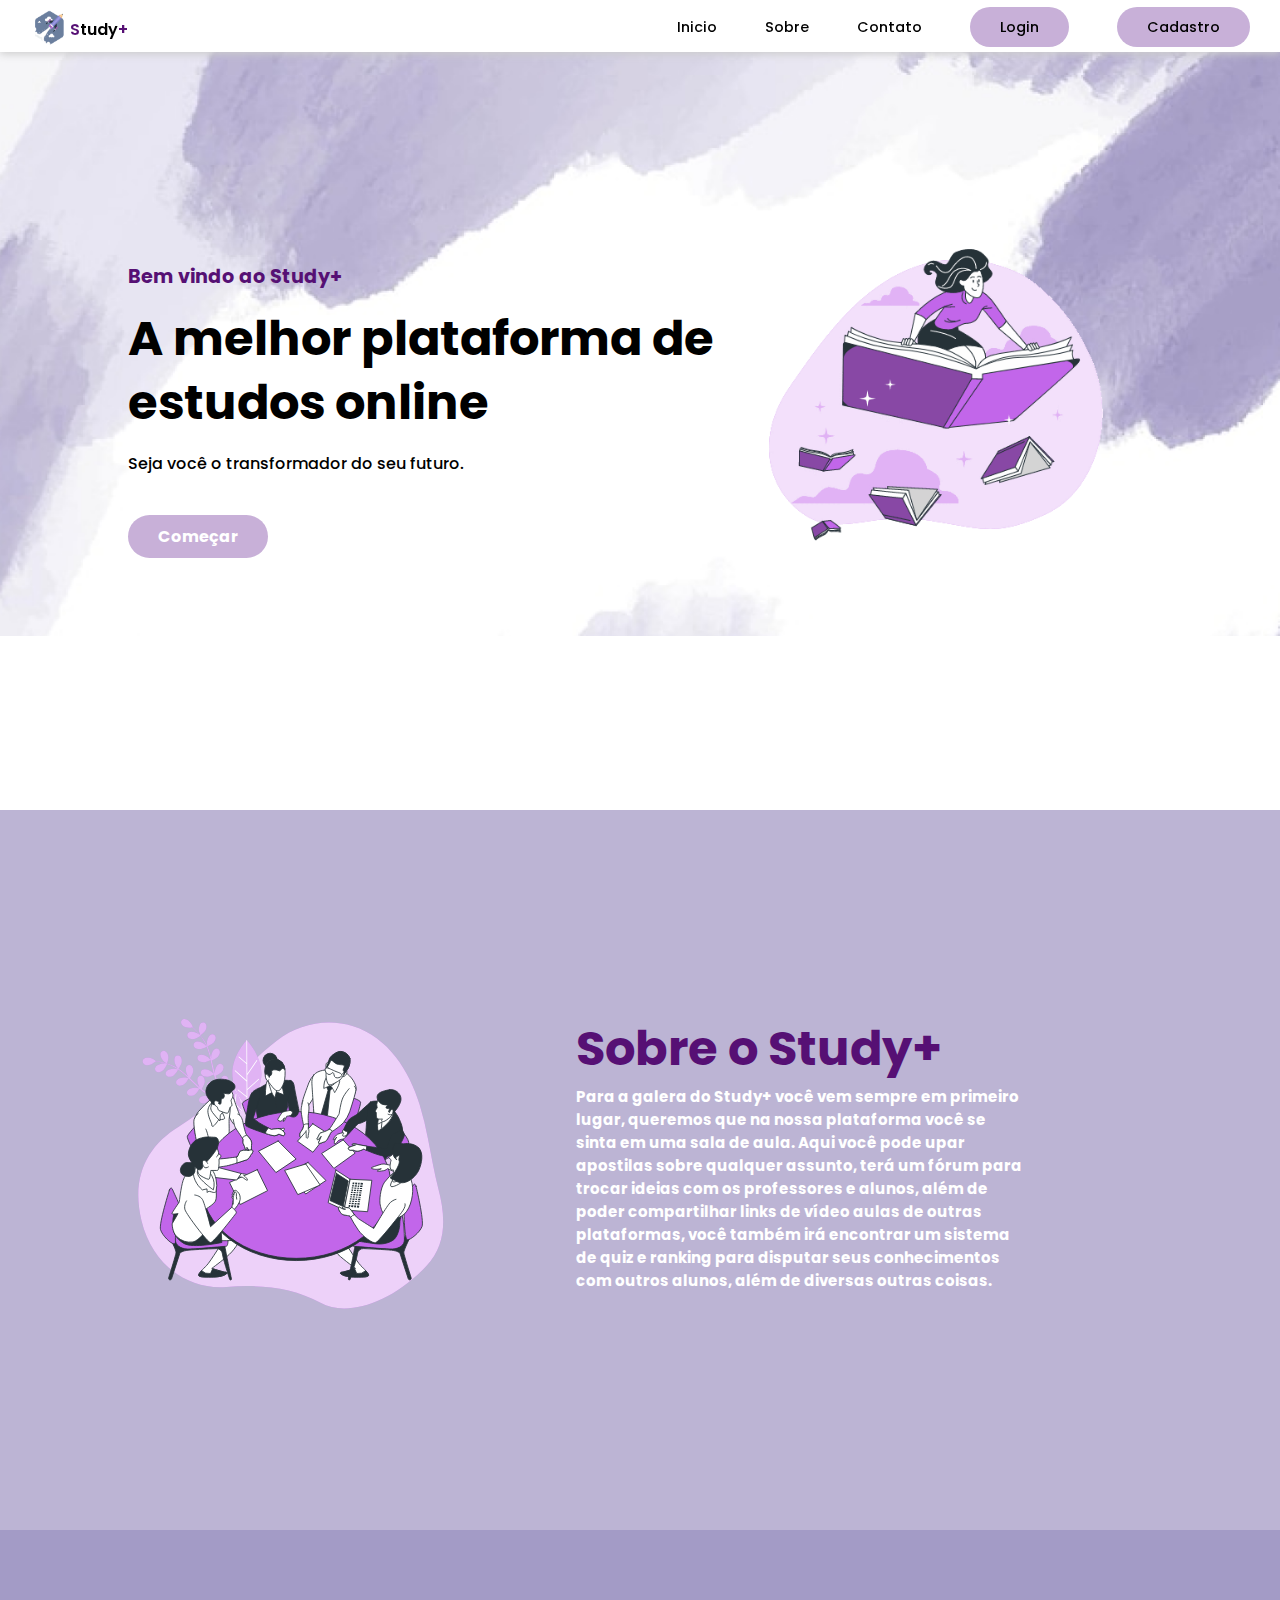
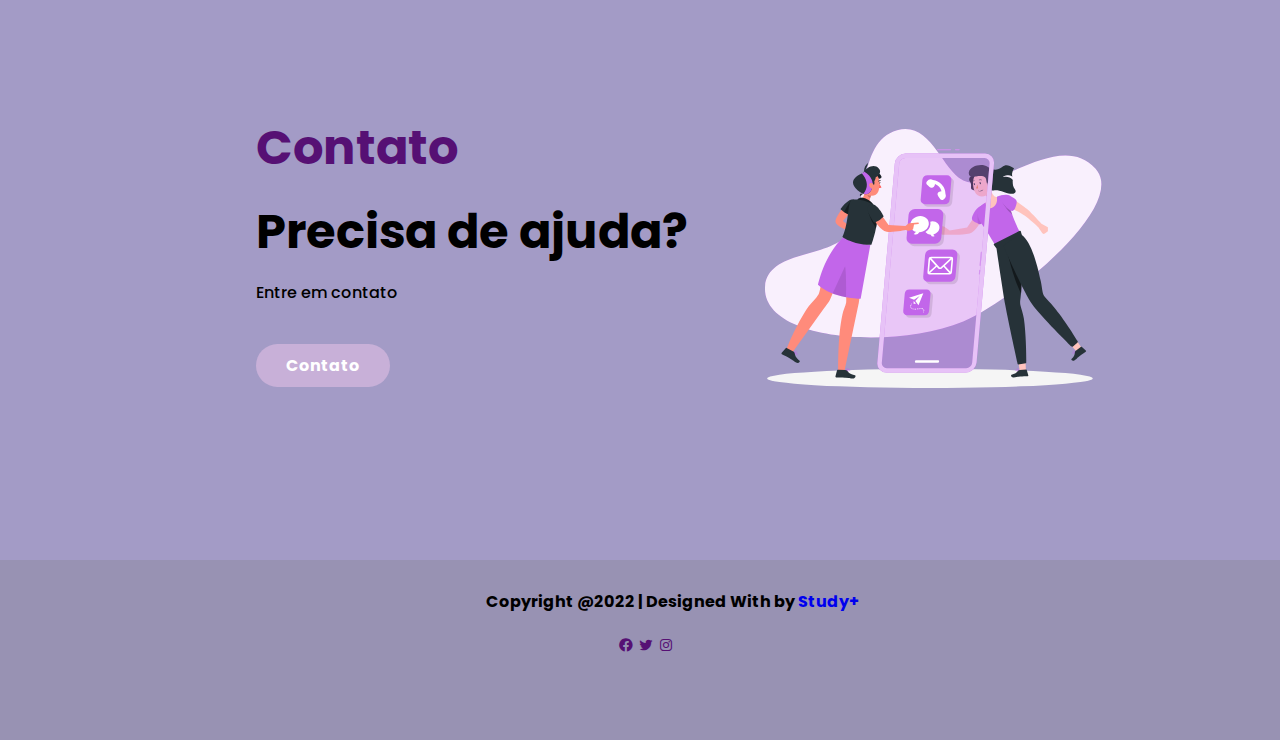
<file: index.html>
<!DOCTYPE html>
<html lang="Pt-br">
  <head>
    <meta charset="UTF-8" />
    <meta http-equiv="X-UA-Compatible" content="IE=edge" />
    <meta name="viewport" content="width=device-width, initial-scale=1.0" />
    <link
      href="https://unpkg.com/boxicons@2.1.2/css/boxicons.min.css"
      rel="stylesheet"
/>
    <link rel="shortcut icon" href="assets/img/MicrosoftTeams-image-removebg-preview.png">
    <link rel="stylesheet" href="assets/css/style.css" />
    <title>Study+</title>
  </head>
  <body>
    <header>
      <nav class="navigation">
        <a href="#" class="logo"><img src="assets/img/MicrosoftTeams-image-removebg-preview.png">S<span>tudy</span>+</span></a>
        <ul class="nav-menu">
          <li class="nav-item"><a href="#">Inicio</a></li>
          <li class="nav-item"><a href="#about">Sobre</a></li>
          <li class="nav-item"><a href="#contact">Contato</a></li>
          <li class="nav-item"><a href="login.php" class="home-btn">Login</li></a>
          <li class="nav-item"><a href="cadastro.php" class="home-btn">Cadastro</li></a>
        </ul>
        <div class="menu">
          <span class="bar"></span>
          <span class="bar"></span>
          <span class="bar"></span>
        </div>
      </nav>
    </header>
    <main>
      <section class="home">
        <div class="home-text">
          <h4 class="text-h4">Bem vindo ao Study+</h4>
          <h1 class="text-h1">A melhor plataforma de estudos online</h1>
          <p>Seja você o transformador do seu futuro.</p>

          <a href="cadastro.php" class="home-btn">Começar</a>
        </div>
        <div class="home-img">
          <img src="assets/img/Bibliophile-unscreen.gif"/>
        </div>
      </section>
    </main>

    <main>
      <section class="about" id="about">
        <div class="aimg">
          <img src="assets/img/Meeting-bro.svg">
        </div>
        <div class="home-text">
          <h4 class="text">Sobre o Study+</h4>
          <h3 class="txt2">Para a galera do Study+ você vem sempre em primeiro lugar, queremos que na nossa plataforma você se sinta em uma sala de aula. Aqui você pode upar apostilas sobre qualquer assunto, terá um fórum para trocar ideias com os professores e alunos, além de poder compartilhar links de vídeo aulas de outras plataformas, você também irá encontrar um sistema de quiz e ranking para disputar seus conhecimentos com outros alunos, além de diversas outras coisas.</h3>
        </div>
      </div>
      </section>
    </main>
    <main>
      <section class="contact" id="contact">
        <div class="home-text">
          <h4 class="txt3">Contato</h4>
          <h1 class="text-h1">Precisa de ajuda?</h1>
          <p>Entre em contato</p>
          <div>
            <a class="home-btn" href="#quote_modal">Contato</a>
          </div>
        
          <div id="quote_modal" class="QuoteModal">
            <div class="popup_modal">
              <div>
                <a href="#close" title="Close" class="fclose">X</a>
                <h3 class="text-h1">Contato</h3>
              </div>
              <div>
                <form role="form" class="text-center">
                  <div class="input">
                    <div class="inputxt">
                        <label for="nome">Nome:</label>
                        <input id="nome" type="text" name="nome" placeholder="Digite seu nome" required>
                    </div>
                    <div class="inputxt">
                        <label for="email">E-mail:</label>
                        <input id="email" type="email" name="email" placeholder="Digite seu e-mail" required>
                    </div>
    
                    <div class="inputxt">
                        <label for="texto">Mensagem:</label><br>
                        <textarea name="texto" rows="7" cols="50" placeholder="Digite sua mensagem"></textarea>
                    </div>
                  </div>
                </form>
              </div>
              <div>
                <button type="button" class="home-btn">Enviar</button>
              </div>
          </div>
        </div>
      </div>
        <div class="home-img3">
          <img src="assets/img/contact.svg">
        </div>
      </section>
    </main>
    <main>
      <section class="footer">
        <div class="footertxt">
          <h4>Copyright @2022 | Designed With by <a href="#">Study+</a></h4>

            <ul class="footersocial">
            <li><a href="#"><i class='bx bxl-facebook-circle'></i></a></li>
            <li><a href="#"><i class='bx bxl-twitter'></i></a></li>
            <li><a href="#"><i class='bx bxl-instagram'></i></a></li>
</ul>
        </div>
      </div>
      </section>
    <script>
      const menu = document.querySelector(".menu");
      const NavMenu = document.querySelector(".nav-menu");

      menu.addEventListener("click", () => {
        menu.classList.toggle("ativo");
        NavMenu.classList.toggle("ativo");
      });
    </script>
  </body>
</html>
</file>
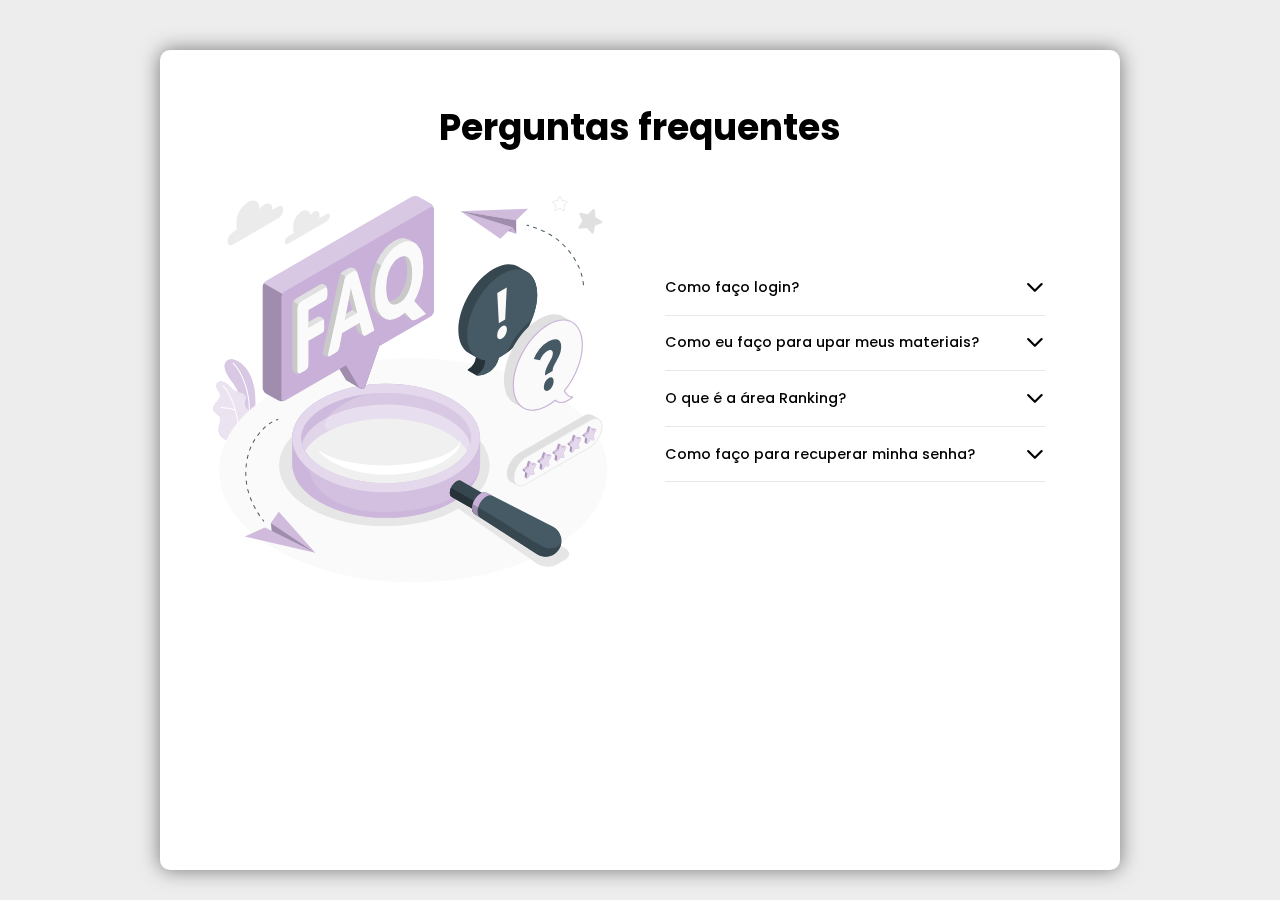
<file: faq.html>
<!DOCTYPE html>
<html lang="en">
<head>
    <meta charset="UTF-8">
    <meta http-equiv="X-UA-Compatible" content="IE=edge">
    <meta name="viewport" content="width=device-width, initial-scale=1.0">
    <title>FAQ Study+</title>
    <link rel="icon" href="assets/img/MicrosoftTeams-image-removebg-preview.png">
    <link rel="stylesheet" href="assets/css/main.css">
    <link rel="stylesheet" href="https://cdnjs.cloudflare.com/ajax/libs/font-awesome/6.0.0-beta2/css/all.min.css">
</head>
<body>
    <div class="container">
        <h1 class="title">
            Perguntas frequentes
        </h1>
        <main class="accordion">
            <div class="faq-img">
                <img src="assets/img/FAQs-amico.svg" alt="" class="accordion-img">
            </div>
            <div class="content-accordion">
                <div class="question-answer">
                    <div class="question">
                        <h3 class="title-question">
                            Como faço login?
                        </h3>
                        <button class="question-btn">
                            <span class="up-icon">
                                <i class="fas fa-chevron-up"></i>
                            </span>
                            <span class="down-icon">
                                <i class="fas fa-chevron-down"></i>
                            </span>
                        </button>
                    </div>
                    <div class="answer">
                        <p>Lorem ipsum dolor sit amet
                            consectetur adipisicing elit. 
                            Quisquam assumenda sapiente 
                            mollitia excepturi quos id 
                            magnam obcaecati non est? 
                            Maiores?</p>
                    </div>
                </div>
                <div class="question-answer">
                    <div class="question">
                        <h3 class="title-question">
                            Como eu faço para upar meus materiais?
                        </h3>
                        <button class="question-btn">
                            <span class="up-icon">
                                <i class="fas fa-chevron-up"></i>
                            </span>
                            <span class="down-icon">
                                <i class="fas fa-chevron-down"></i>
                            </span>
                        </button>
                    </div>
                    <div class="answer">
                        <p>Lorem ipsum dolor sit amet
                            consectetur adipisicing elit. 
                            Quisquam assumenda sapiente 
                            mollitia excepturi quos id 
                            magnam obcaecati non est? 
                            Maiores?</p>
                    </div>
                </div>
                <div class="question-answer">
                    <div class="question">
                        <h3 class="title-question">
                            O que é a área Ranking?
                        </h3>
                        <button class="question-btn">
                            <span class="up-icon">
                                <i class="fas fa-chevron-up"></i>
                            </span>
                            <span class="down-icon">
                                <i class="fas fa-chevron-down"></i>
                            </span>
                        </button>
                    </div>
                    <div class="answer">
                        <p>Lorem ipsum dolor sit amet
                            consectetur adipisicing elit. 
                            Quisquam assumenda sapiente 
                            mollitia excepturi quos id 
                            magnam obcaecati non est? 
                            Maiores?</p>
                    </div>
                </div>
                <div class="question-answer">
                    <div class="question">
                        <h3 class="title-question">
                            Como faço para recuperar minha senha?
                        </h3>
                        <button class="question-btn">
                            <span class="up-icon">
                                <i class="fas fa-chevron-up"></i>
                            </span>
                            <span class="down-icon">
                                <i class="fas fa-chevron-down"></i>
                            </span>
                        </button>
                    </div>
                    <div class="answer">
                        <p>Lorem ipsum dolor sit amet
                            consectetur adipisicing elit. 
                            Quisquam assumenda sapiente 
                            mollitia excepturi quos id 
                            magnam obcaecati non est? 
                            Maiores?</p>
                    </div>
                </div>
            </div>
        </main>
    </div>
    <script src="assets/js/main.js"></script>
</body>
</html>
</file>
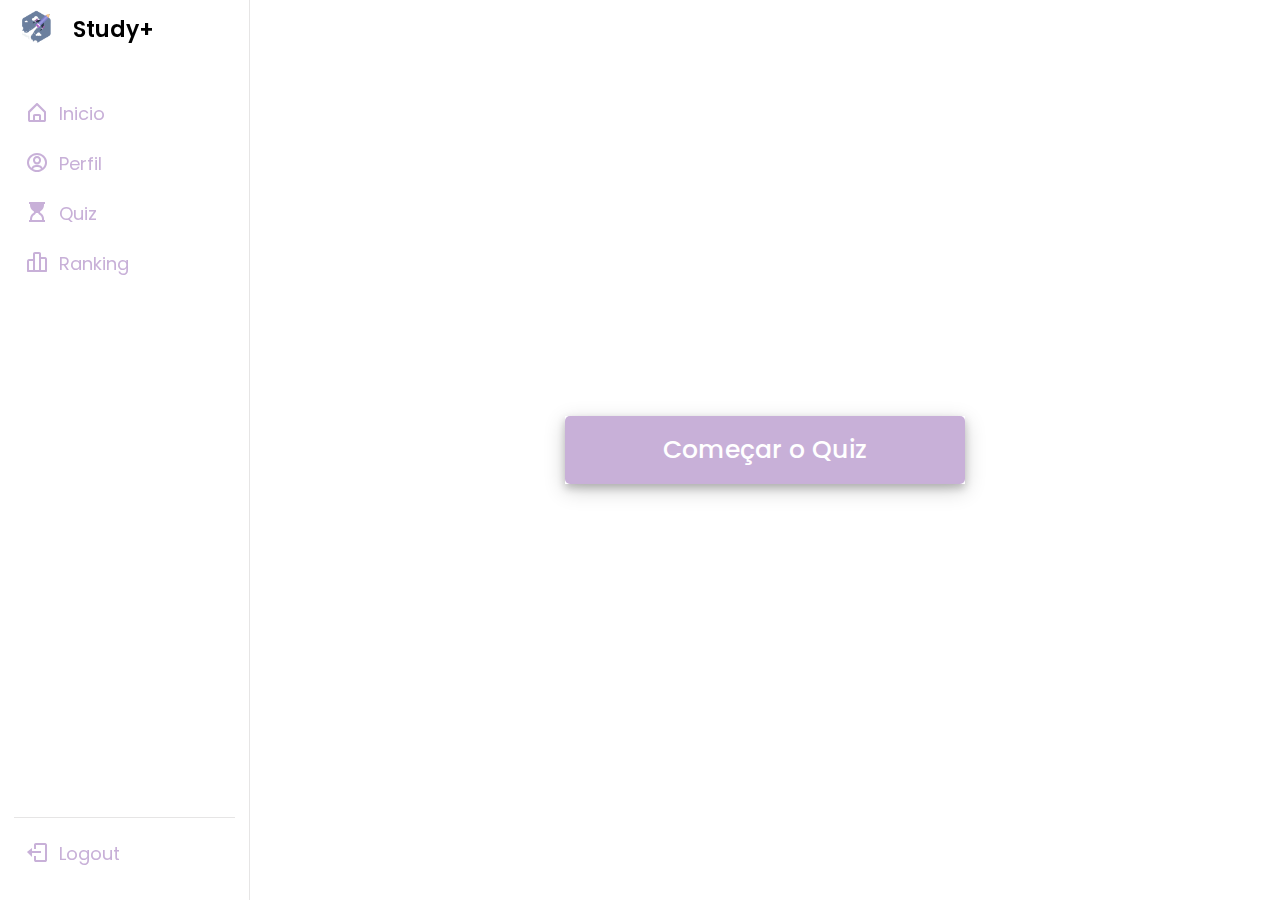
<file: quizingl.html>
<!DOCTYPE html>
<html lang="PT-br">
<head>
    <meta charset="UTF-8">
    <meta name="viewport" content="width=device-width, initial-scale=1.0">
    <title>Quiz Study+</title>
    <link rel="icon" href="assets/img/MicrosoftTeams-image-removebg-preview.png">
    <link rel="stylesheet" href="assets/css/ingles.css">
    <link rel="stylesheet" href="assets/css/principal.css">
    <!-- FontAweome CDN Link for Icons-->
    <link rel="stylesheet" href="https://cdnjs.cloudflare.com/ajax/libs/font-awesome/5.15.3/css/all.min.css"/>
    <link href='https://unpkg.com/boxicons@2.1.1/css/boxicons.min.css' rel='stylesheet'>
    <link rel="stylesheet" href="https://unicons.iconscout.com/release/v4.0.0/css/line.css">
    
</head>
<body>
    <nav>
        <div class="logo-name">
            <div class="logo-image">
                <img src="assets/img/MicrosoftTeams-image-removebg-preview.png" alt="">
            </div>

            <span class="logo_name">Study+</span>
        </div>

        <div class="menu-items">
            <ul class="nav-links">
                <li><a href="principal.php">
                    <i class="bx bx-home-alt icon"></i>
                    <span class="link-name">Inicio</span>
                </a></li>
                <li><a href="perfil.php">
                    <i class="bx bx-user-circle icon"></i>
                    <span class="link-name">Perfil</span>
                </a></li>
		<li><a href="quiz.html">
                    <i class='bx bxs-hourglass-top' icon></i>
                    <span class="link-name">Quiz</span>
                </a></li>
                <li><a href="ranking.html">
                    <i class="bx bx-bar-chart-alt-2 icon"></i>
                    <span class="link-name">Ranking</span>
                </a></li>
            </ul>
            
            <ul class="logout-mode">
                <li><a href="logout.php">
                    <i class="bx bx-log-out icon"></i>
                    <span class="link-name">Logout</span>
                </a></li>

                <div class="mode-toggle">
                </div>
            </li>
            </ul>
        </div>
    </nav>

    <section class="dashboard">
        <div class="top2">
            <i class="uil uil-bars sidebar-toggle"></i>
        </div>
    <!-- start Quiz button -->
    <div class="start_btn"><button>Começar o Quiz</button></div>
    </div>
    <!-- Info Box -->
    <div class="info_box">
        <div class="info-title"><span>Regras do Quiz</span></div>
        <div class="info-list">
            <div class="info">1. Você terá apenas <span>15 segundos </span>para cada pergunta.</div>
            <div class="info">2. Depois de selecionar sua resposta, ela não poderá ser desfeita.</div>
            <div class="info">3. Você não pode selecionar nenhuma opção quando o tempo acabar.</div>
            <div class="info">4. Você não pode sair do Quiz enquanto estiver jogando.</div>
            <div class="info">5. Você ganhará pontos com base em suas respostas corretas.</div>
        </div>
        <div class="buttons">
            <button class="quit">Sair Quiz</button>
            <button class="restart">Continue</button>
        </div>
    </div>

    <!-- Quiz Box -->
    <div class="quiz_box">
        <header>
            <div class="title">StudyQuiz</div>
            <div class="timer">
                <div class="time_left_txt">Time left</div>
                <div class="timer_sec">15</div>
            </div>
            <div class="time_line"></div>
        </header>
        <section>
            <div class="que_text">
                <!-- Here I've inserted question from JavaScript -->
            </div>
            <div class="option_list">
                <!-- Here I've inserted options from JavaScript -->
            </div>
        </section>

        <!-- footer of Quiz Box -->
        <footer>
            <div class="total_que">
                <!-- Here I've inserted Question Count Number from JavaScript -->
            </div>
            <button class="next_btn">Próxima Questão</button>
        </footer>
    </div>

    <!-- Result Box -->
    <div class="result_box">
        <div class="icon">
            <i class="fas fa-crown"></i>
        </div>
        <div class="complete_text">Você concluiu o questionário!</div>
        <div class="score_text">
            <!-- Here I've inserted Score Result from JavaScript -->
        </div>
        <div class="buttons">
            <button class="restart">Recomeçar Quiz</button>
            <button class="quit">Sair do Quiz</button>
        </div>
    </div>
    </section>
    <script src="assets/js/qingles.js"></script>
    <script src="assets/js/singles.js"></script>
    <script>
        const body = document.querySelector("body"),
            modeToggle = body.querySelector(".mode-toggle");
        sidebar = body.querySelector("nav");
        sidebarToggle = body.querySelector(".sidebar-toggle");

        let getStatus = localStorage.getItem("status");
        if (getStatus && getStatus === "close") {
            sidebar.classList.toggle("close");
        }
        sidebarToggle.addEventListener("click", () => {
            sidebar.classList.toggle("close");
            if (sidebar.classList.contains("close")) {
                localStorage.setItem("status", "close");
            } else {
                localStorage.setItem("status", "open");
            }
        })

    </script>

</body>
</html>
</file>
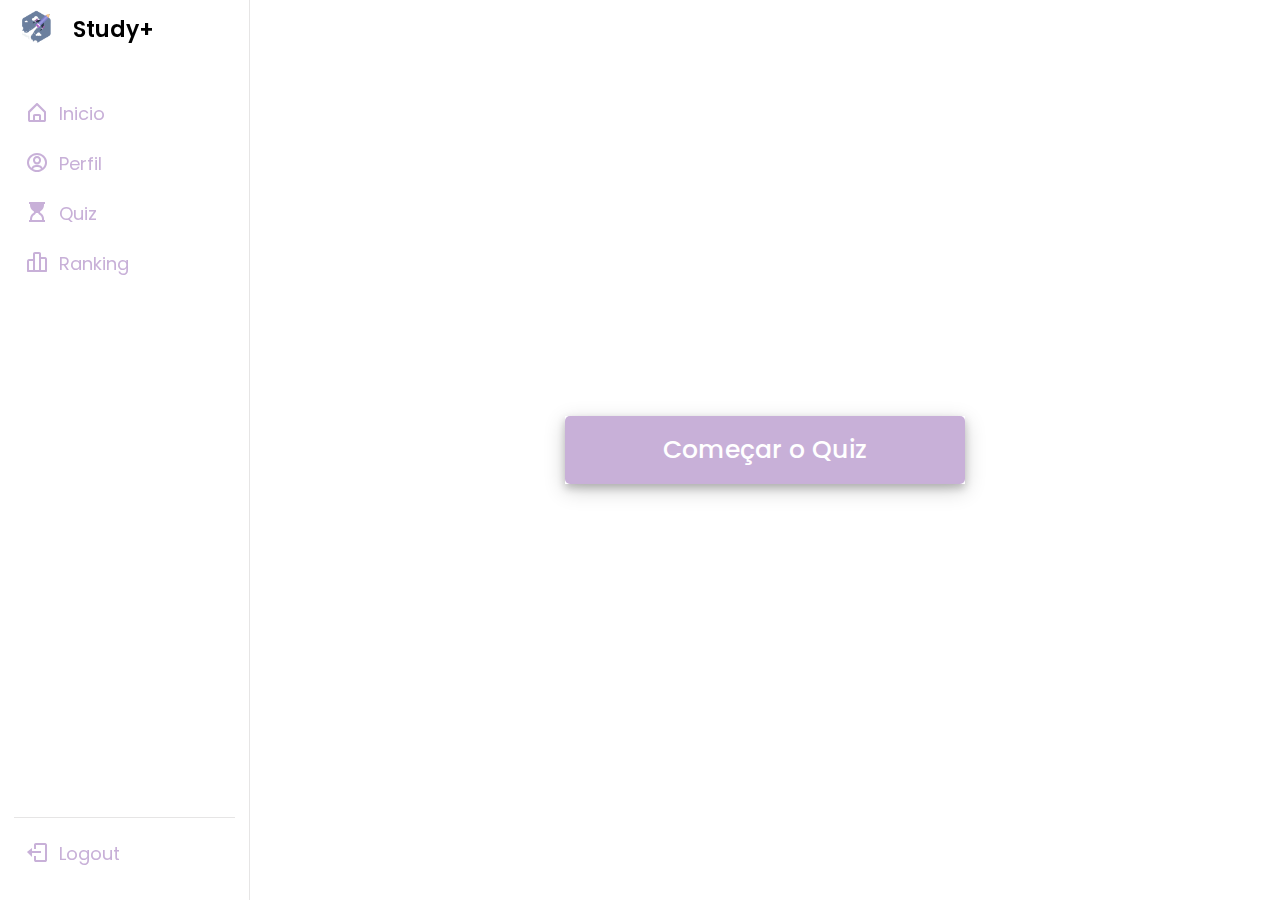
<file: quizmat.html>
<!DOCTYPE html>
<html lang="PT-br">
<head>
    <meta charset="UTF-8">
    <meta name="viewport" content="width=device-width, initial-scale=1.0">
    <title>Quiz Study+</title>
    <link rel="icon" href="assets/img/MicrosoftTeams-image-removebg-preview.png">
    <link rel="stylesheet" href="assets/css/quizmat.css">
    <link rel="stylesheet" href="assets/css/principal.css">
    <!-- FontAweome CDN Link for Icons-->
    <link rel="stylesheet" href="https://cdnjs.cloudflare.com/ajax/libs/font-awesome/5.15.3/css/all.min.css"/>
    <link href='https://unpkg.com/boxicons@2.1.1/css/boxicons.min.css' rel='stylesheet'>
    <link rel="stylesheet" href="https://unicons.iconscout.com/release/v4.0.0/css/line.css">
    
</head>
<body>
    <nav>
        <div class="logo-name">
            <div class="logo-image">
                <img src="assets/img/MicrosoftTeams-image-removebg-preview.png" alt="">
            </div>

            <span class="logo_name">Study+</span>
        </div>

        <div class="menu-items">
            <ul class="nav-links">
                <li><a href="principal.php">
                    <i class="bx bx-home-alt icon"></i>
                    <span class="link-name">Inicio</span>
                </a></li>
                <li><a href="perfil.php">
                    <i class="bx bx-user-circle icon"></i>
                    <span class="link-name">Perfil</span>
                </a></li>
		<li><a href="quiz.html">
                    <i class='bx bxs-hourglass-top' icon></i>
                    <span class="link-name">Quiz</span>
                </a></li>
                <li><a href="ranking.html">
                    <i class="bx bx-bar-chart-alt-2 icon"></i>
                    <span class="link-name">Ranking</span>
                </a></li>
            </ul>
            
            <ul class="logout-mode">
                <li><a href="logout.php">
                    <i class="bx bx-log-out icon"></i>
                    <span class="link-name">Logout</span>
                </a></li>

                <div class="mode-toggle">
                </div>
            </li>
            </ul>
        </div>
    </nav>

    <section class="dashboard">
        <div class="top2">
            <i class="uil uil-bars sidebar-toggle"></i>
        </div>
    <!-- start Quiz button -->
    <div class="start_btn"><button>Começar o Quiz</button></div>
    </div>
    <!-- Info Box -->
    <div class="info_box">
        <div class="info-title"><span>Regras do Quiz</span></div>
        <div class="info-list">
            <div class="info">1. Você terá apenas <span>15 segundos </span>para cada pergunta.</div>
            <div class="info">2. Depois de selecionar sua resposta, ela não poderá ser desfeita.</div>
            <div class="info">3. Você não pode selecionar nenhuma opção quando o tempo acabar.</div>
            <div class="info">4. Você não pode sair do Quiz enquanto estiver jogando.</div>
            <div class="info">5. Você ganhará pontos com base em suas respostas corretas.</div>
        </div>
        <div class="buttons">
            <button class="quit">Sair Quiz</button>
            <button class="restart">Continue</button>
        </div>
    </div>

    <!-- Quiz Box -->
    <div class="quiz_box">
        <header>
            <div class="title">StudyQuiz</div>
            <div class="timer">
                <div class="time_left_txt">Time left</div>
                <div class="timer_sec">15</div>
            </div>
            <div class="time_line"></div>
        </header>
        <section>
            <div class="que_text">
                <!-- Here I've inserted question from JavaScript -->
            </div>
            <div class="option_list">
                <!-- Here I've inserted options from JavaScript -->
            </div>
        </section>

        <!-- footer of Quiz Box -->
        <footer>
            <div class="total_que">
                <!-- Here I've inserted Question Count Number from JavaScript -->
            </div>
            <button class="next_btn">Próxima Questão</button>
        </footer>
    </div>

    <!-- Result Box -->
    <div class="result_box">
        <div class="icon">
            <i class="fas fa-crown"></i>
        </div>
        <div class="complete_text">Você concluiu o questionário!</div>
        <div class="score_text">
        </div>
        <div class="buttons">
            <button class="restart">Recomeçar Quiz</button>
            <button class="quit">Sair do Quiz</button>
        </div>
    </div>
    </section>

    <script src="assets/js/mat.js"></script>
    <script src="assets/js/quizmat.js"></script>
    <script>
        const body = document.querySelector("body"),
            modeToggle = body.querySelector(".mode-toggle");
        sidebar = body.querySelector("nav");
        sidebarToggle = body.querySelector(".sidebar-toggle");

        let getStatus = localStorage.getItem("status");
        if (getStatus && getStatus === "close") {
            sidebar.classList.toggle("close");
        }
        sidebarToggle.addEventListener("click", () => {
            sidebar.classList.toggle("close");
            if (sidebar.classList.contains("close")) {
                localStorage.setItem("status", "close");
            } else {
                localStorage.setItem("status", "open");
            }
        })

    </script>

</body>
</html>
</file>
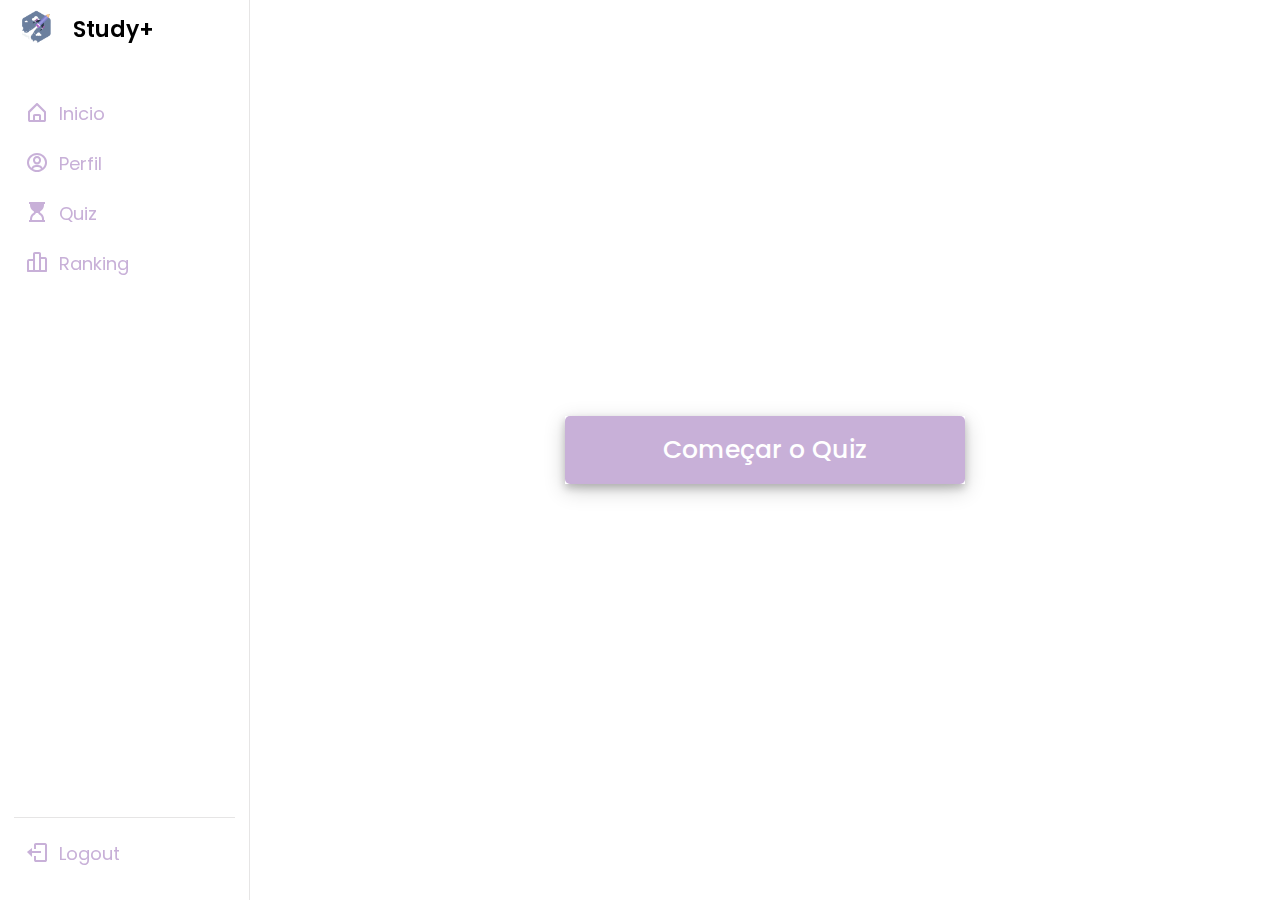
<file: quizport.html>
<!DOCTYPE html>
<html lang="PT-br">
<head>
    <meta charset="UTF-8">
    <meta name="viewport" content="width=device-width, initial-scale=1.0">
    <title>Quiz Study+</title>
    <link rel="icon" href="assets/img/MicrosoftTeams-image-removebg-preview.png">
    <link rel="stylesheet" href="assets/css/port.css">
    <link rel="stylesheet" href="assets/css/principal.css">
    <!-- FontAweome CDN Link for Icons-->
    <link rel="stylesheet" href="https://cdnjs.cloudflare.com/ajax/libs/font-awesome/5.15.3/css/all.min.css"/>
    <link href='https://unpkg.com/boxicons@2.1.1/css/boxicons.min.css' rel='stylesheet'>
    <link rel="stylesheet" href="https://unicons.iconscout.com/release/v4.0.0/css/line.css">
    
</head>
<body>
    <nav>
        <div class="logo-name">
            <div class="logo-image">
                <img src="assets/img/MicrosoftTeams-image-removebg-preview.png" alt="">
            </div>

            <span class="logo_name">Study+</span>
        </div>

        <div class="menu-items">
            <ul class="nav-links">
                <li><a href="principal.php">
                    <i class="bx bx-home-alt icon"></i>
                    <span class="link-name">Inicio</span>
                </a></li>
                <li><a href="perfil.php">
                    <i class="bx bx-user-circle icon"></i>
                    <span class="link-name">Perfil</span>
                </a></li>
		<li><a href="quiz.html">
                    <i class='bx bxs-hourglass-top' icon></i>
                    <span class="link-name">Quiz</span>
                </a></li>
                <li><a href="ranking.html">
                    <i class="bx bx-bar-chart-alt-2 icon"></i>
                    <span class="link-name">Ranking</span>
                </a></li>
            </ul>
            
            <ul class="logout-mode">
                <li><a href="logout.php">
                    <i class="bx bx-log-out icon"></i>
                    <span class="link-name">Logout</span>
                </a></li>

                <div class="mode-toggle">
                </div>
            </li>
            </ul>
        </div>
    </nav>

    <section class="dashboard">
        <div class="top2">
            <i class="uil uil-bars sidebar-toggle"></i>
        </div>
    <!-- start Quiz button -->
    <div class="start_btn"><button>Começar o Quiz</button></div>
    </div>
    <!-- Info Box -->
    <div class="info_box">
        <div class="info-title"><span>Regras do Quiz</span></div>
        <div class="info-list">
            <div class="info">1. Você terá apenas <span>15 segundos </span>para cada pergunta.</div>
            <div class="info">2. Depois de selecionar sua resposta, ela não poderá ser desfeita.</div>
            <div class="info">3. Você não pode selecionar nenhuma opção quando o tempo acabar.</div>
            <div class="info">4. Você não pode sair do Quiz enquanto estiver jogando.</div>
            <div class="info">5. Você ganhará pontos com base em suas respostas corretas.</div>
        </div>
        <div class="buttons">
            <button class="quit">Sair Quiz</button>
            <button class="restart">Continue</button>
        </div>
    </div>

    <!-- Quiz Box -->
    <div class="quiz_box">
        <header>
            <div class="title">StudyQuiz</div>
            <div class="timer">
                <div class="time_left_txt">Time left</div>
                <div class="timer_sec">15</div>
            </div>
            <div class="time_line"></div>
        </header>
        <section>
            <div class="que_text">
                <!-- Here I've inserted question from JavaScript -->
            </div>
            <div class="option_list">
                <!-- Here I've inserted options from JavaScript -->
            </div>
        </section>

        <!-- footer of Quiz Box -->
        <footer>
            <div class="total_que">
                <!-- Here I've inserted Question Count Number from JavaScript -->
            </div>
            <button class="next_btn">Próxima Questão</button>
        </footer>
    </div>

    <!-- Result Box -->
    <div class="result_box">
        <div class="icon">
            <i class="fas fa-crown"></i>
        </div>
        <div class="complete_text">Você concluiu o questionário!</div>
        <div class="score_text">
            <!-- Here I've inserted Score Result from JavaScript -->
        </div>
        <div class="buttons">
            <button class="restart">Recomeçar Quiz</button>
            <button class="quit">Sair do Quiz</button>
        </div>
    </div>
    </section>

    <script src="assets/js/qport.js"></script>
    <script src="assets/js/sport.js"></script>
    <script>
        const body = document.querySelector("body"),
            modeToggle = body.querySelector(".mode-toggle");
        sidebar = body.querySelector("nav");
        sidebarToggle = body.querySelector(".sidebar-toggle");

        let getStatus = localStorage.getItem("status");
        if (getStatus && getStatus === "close") {
            sidebar.classList.toggle("close");
        }
        sidebarToggle.addEventListener("click", () => {
            sidebar.classList.toggle("close");
            if (sidebar.classList.contains("close")) {
                localStorage.setItem("status", "close");
            } else {
                localStorage.setItem("status", "open");
            }
        })

    </script>
</body>
</html>
</file>
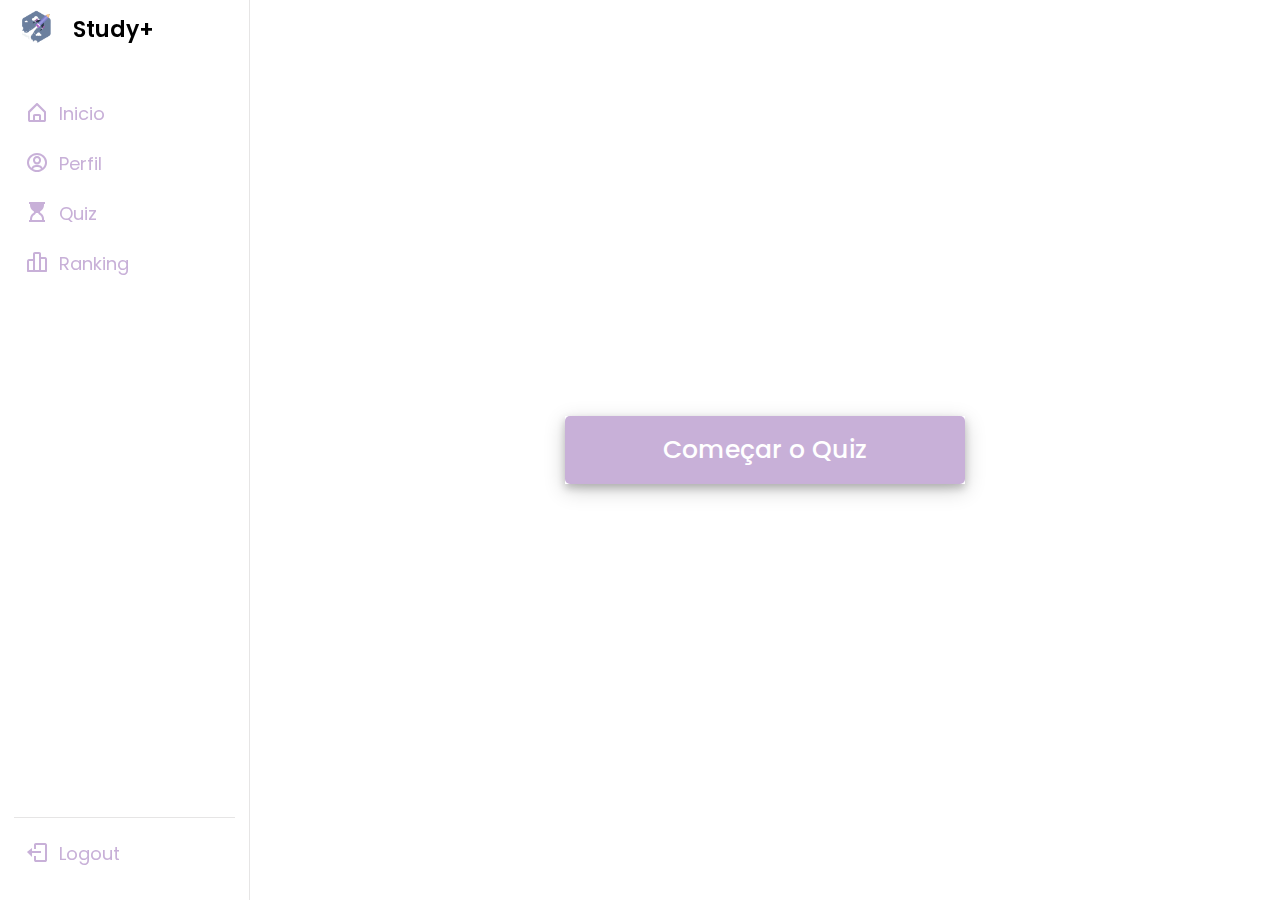
<file: quizstud.html>
<!DOCTYPE html>
<html lang="PT-br">

<head>
    <meta charset="UTF-8">
    <meta name="viewport" content="width=device-width, initial-scale=1.0">
    <title>Quiz Study+</title>
    <link rel="icon" href="assets/img/MicrosoftTeams-image-removebg-preview.png">
    <link rel="stylesheet" href="assets/css/sstudy.css">
    <link rel="stylesheet" href="assets/css/principal.css">
    <!-- FontAweome CDN Link for Icons-->
    <link rel="stylesheet" href="https://cdnjs.cloudflare.com/ajax/libs/font-awesome/5.15.3/css/all.min.css" />
    <link href='https://unpkg.com/boxicons@2.1.1/css/boxicons.min.css' rel='stylesheet'>
    <link rel="stylesheet" href="https://unicons.iconscout.com/release/v4.0.0/css/line.css">

</head>

<body>
    <nav>
        <div class="logo-name">
            <div class="logo-image">
                <img src="assets/img/MicrosoftTeams-image-removebg-preview.png" alt="">
            </div>

            <span class="logo_name">Study+</span>
        </div>

        <div class="menu-items">
            <ul class="nav-links">
                <li><a href="principal.php">
                        <i class="bx bx-home-alt icon"></i>
                        <span class="link-name">Inicio</span>
                    </a></li>
                <li><a href="perfil.php">
                        <i class="bx bx-user-circle icon"></i>
                        <span class="link-name">Perfil</span>
                    </a></li>
                <li><a href="ranking.html">
                        <i class='bx bxs-hourglass-top' icon></i>
                        <span class="link-name">Quiz</span>
                    </a></li>
                <li><a href="quiz.html">
                        <i class="bx bx-bar-chart-alt-2 icon"></i>
                        <span class="link-name">Ranking</span>
                    </a></li>
            </ul>

            <ul class="logout-mode">
                <li><a href="logout.php">
                        <i class="bx bx-log-out icon"></i>
                        <span class="link-name">Logout</span>
                    </a></li>

                <div class="mode-toggle">
                </div>
                </li>
            </ul>
        </div>
    </nav>

    <section class="dashboard">
        <div class="top2">
            <i class="uil uil-bars sidebar-toggle"></i>
        </div>
        <!-- start Quiz button -->
        <div class="start_btn"><button>Começar o Quiz</button></div>
        </div>
        <!-- Info Box -->
        <div class="info_box">
            <div class="info-title"><span>Regras do Quiz</span></div>
            <div class="info-list">
                <div class="info">1. Você terá apenas <span>15 segundos </span>para cada pergunta.</div>
                <div class="info">2. Depois de selecionar sua resposta, ela não poderá ser desfeita.</div>
                <div class="info">3. Você não pode selecionar nenhuma opção quando o tempo acabar.</div>
                <div class="info">4. Você não pode sair do Quiz enquanto estiver jogando.</div>
                <div class="info">5. Você ganhará pontos com base em suas respostas corretas.</div>
            </div>
            <div class="buttons">
                <button class="quit">Sair Quiz</button>
                <button class="restart">Continue</button>
            </div>
        </div>

        <!-- Quiz Box -->
        <div class="quiz_box">
            <header>
                <div class="title">StudyQuiz</div>
                <div class="timer">
                    <div class="time_left_txt">Time left</div>
                    <div class="timer_sec">15</div>
                </div>
                <div class="time_line"></div>
            </header>
            <section>
                <div class="que_text">
                    <!-- Here I've inserted question from JavaScript -->
                </div>
                <div class="option_list">
                    <!-- Here I've inserted options from JavaScript -->
                </div>
            </section>

            <!-- footer of Quiz Box -->
            <footer>
                <div class="total_que">
                    <!-- Here I've inserted Question Count Number from JavaScript -->
                </div>
                <button class="next_btn">Próxima Questão</button>
            </footer>
        </div>

        <!-- Result Box -->
        <div class="result_box">
            <div class="icon">
                <i class="fas fa-crown"></i>
            </div>
            <div class="complete_text">Você concluiu o questionário!</div>
            <div class="score_text">
                <!-- Here I've inserted Score Result from JavaScript -->
            </div>
            <div class="buttons">
                <button class="restart">Recomeçar Quiz</button>
                <button class="quit">Sair do Quiz</button>
            </div>
        </div>
    </section>
    <script src="assets/js/qstudy.js"></script>
    <script src="assets/js/sstudy.js"></script>
    <script>
        const body = document.querySelector("body"),
            modeToggle = body.querySelector(".mode-toggle");
        sidebar = body.querySelector("nav");
        sidebarToggle = body.querySelector(".sidebar-toggle");

        let getStatus = localStorage.getItem("status");
        if (getStatus && getStatus === "close") {
            sidebar.classList.toggle("close");
        }
        sidebarToggle.addEventListener("click", () => {
            sidebar.classList.toggle("close");
            if (sidebar.classList.contains("close")) {
                localStorage.setItem("status", "close");
            } else {
                localStorage.setItem("status", "open");
            }
        })

    </script>
</body>

</html>
</file>
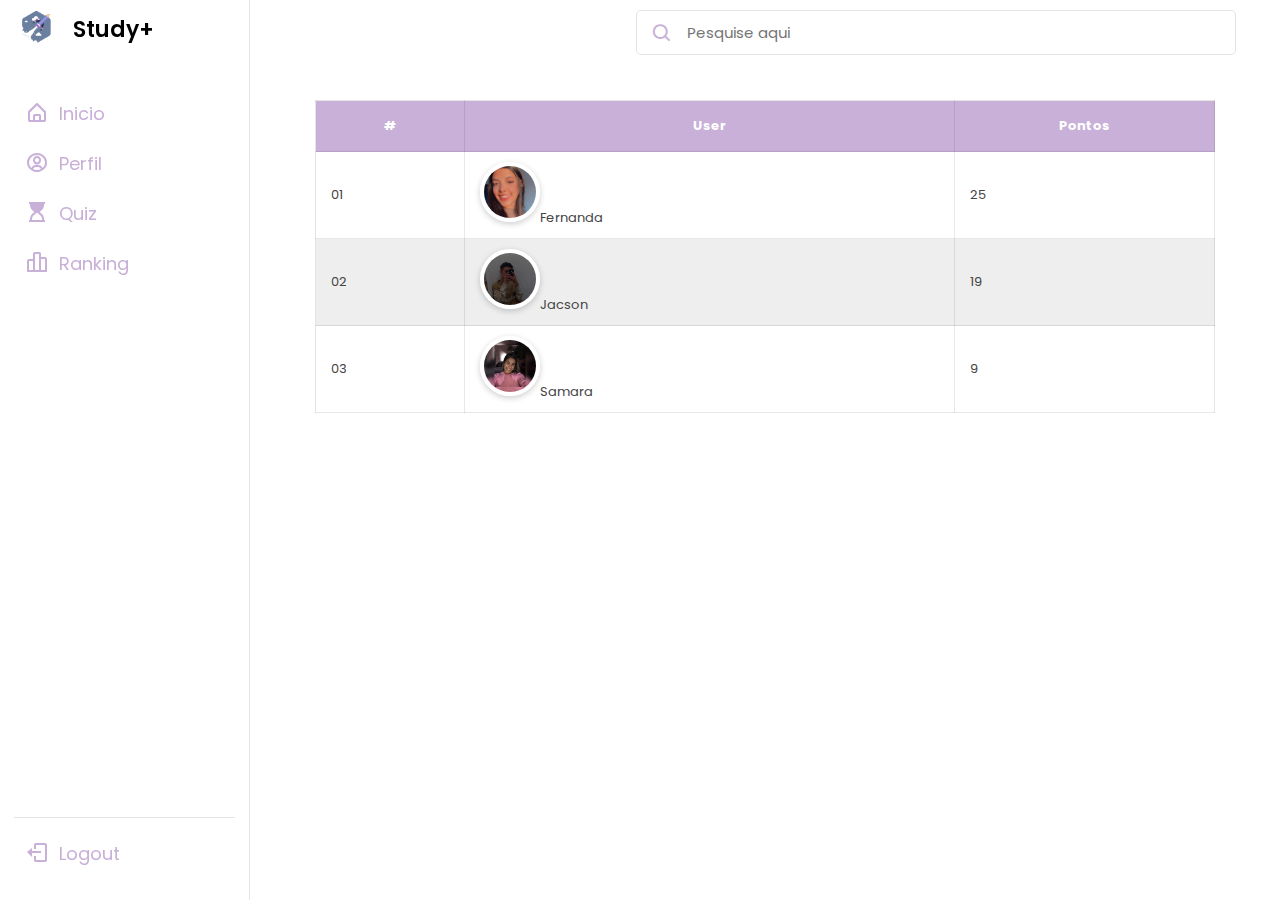
<file: ranking.html>
<!DOCTYPE html>
<html lang="Pt-br">
<head>
    <meta charset="UTF-8">
    <meta http-equiv="X-UA-Compatible" content="IE=edge">
    <meta name="viewport" content="width=device-width, initial-scale=1.0">

    <link rel="stylesheet" href="assets/css/principal.css">
    <link rel="stylesheet" href="assets/css/ranking.css">     
    <link href='https://unpkg.com/boxicons@2.1.1/css/boxicons.min.css' rel='stylesheet'>
    <link rel="stylesheet" href="https://unicons.iconscout.com/release/v4.0.0/css/line.css">
    <link rel="shortcut icon" href="assets/img/MicrosoftTeams-image-removebg-preview.png">
    <link href='//fonts.googleapis.com/css?family=Roboto:100,400,300' rel='stylesheet' type='text/css'>
    <link rel="stylesheet" href="//maxcdn.bootstrapcdn.com/font-awesome/4.4.0/css/font-awesome.min.css">

    <title>Study+</title>
</head>
<body>
    <nav>
        <div class="logo-name">
            <div class="logo-image">
                <img src="assets/img/MicrosoftTeams-image-removebg-preview.png" alt="">
            </div>

            <span class="logo_name">Study+</span>
        </div>

        <div class="menu-items">
            <ul class="nav-links">
                <li><a href="principal.php">
                    <i class="bx bx-home-alt icon"></i>
                    <span class="link-name">Inicio</span>
                </a></li>
                <li><a href="perfil.php">
                    <i class="bx bx-user-circle icon"></i>
                    <span class="link-name">Perfil</span>
                </a></li>
		<li><a href="quiz.html">
                    <i class='bx bxs-hourglass-top' icon></i>
                    <span class="link-name">Quiz</span>
                </a></li>
                <li><a href="ranking.html">
                    <i class="bx bx-bar-chart-alt-2 icon"></i>
                    <span class="link-name">Ranking</span>
                </a></li>
            </ul>
            
            <ul class="logout-mode">
                <li><a href="logout.php">
                    <i class="bx bx-log-out icon"></i>
                    <span class="link-name">Logout</span>
                </a></li>

                <div class="mode-toggle">
                </div>
            </li>
            </ul>
        </div>
    </nav>

</section>

    <section class="dashboard">
        <div class="top">
            <i class="uil uil-bars sidebar-toggle"></i>

            <div class="search-box">
                <i class="bx bx-search icon"></i>
                <input type="text" placeholder="Pesquise aqui">
            </div>
        </div>

        <table class="table_responsive">
            <thead>
              <tr>
                <th>#</th>
                <th>User</th>
                <th>Pontos</th>
              </tr>
            </thead>
      
            <tbody>
              <tr>
                <td>01</td>
                <td><img src="assets/img/fefa.png" alt="Integrantes do grupo">Fernanda</td>
                <td>25</td>
      
              <tr>
                <td>02</td>
                <td><img src="assets/img/jacs.png" alt="Integrantes do grupo">Jacson</td>
                <td>19</td>
      
      
              <tr>
                <td>03</td>
                <td><img src="assets/img/samara.png" alt="Integrantes do grupo">Samara</td>
                <td>9</td>
      
            </tbody>
          </table>
        </div>
      </div>
    </section>

    <script src="assets/js/script.js"></script>
</body>
</html>
</file>
<file: assets/css/style.css>
@import url('https://fonts.googleapis.com/css2?family=Poppins:wght@300;400;500;600;700&display=swap');

* {
    margin: 0;
    padding: 0;
    box-sizing: border-box;
    font-family: 'Poppins', sans-serif;
    list-style: none;
    text-decoration: none;
}

body {
    color: black;
}

.navigation {
    display: flex;
    align-items: center;
    justify-content: space-between;
    padding: 10px 30px;
    box-shadow: 0 0.1rem 0.5rem #ccc;
    width: 100%;
    background: white;
    transition: all 0.5s;
    position: fixed;
}

.navigation .logo {
    color: #561074;
    font-size: 1rem;
    font-weight: 600;
}

.navigation img {
    width: 2.5rem;
    height: 2.5rem;
    margin-bottom: -15px;
}

.logo span {
    color: black;
}

.navigation ul {
    display: flex;
    align-items: center;
    gap: 3rem;
}

.navigation ul li a {
    color: black;
    font-size: 0.9rem;
    font-weight: 500;
    transition: all 0.5s;
}

.navigation ul li a:hover {
    color: #6c7c9c;
}

.navigation i {
    cursor: pointer;
    font-size: 1.5rem;
}

.menu {
    cursor: pointer;
    display: none;
}

.menu .bar {
    display: block;
    width: 28px;
    height: 3px;
    border-radius: 3px;
    background: black;
    margin: 5px auto;
    transition: all 0.3s;
}

.menu .bar:nth-child(1),
.menu .bar:nth-child(3) {
    background: #561074;
}

.home {
    width: 100%;
    height: 90vh;
    display: flex;
    align-items: center;
    justify-content: space-between;
    padding: 0px 10%;
    background-image: url(image.png);
    background-size: 100%;
    background-repeat: no-repeat;
}

.about {
    width: 100%;
    height: 80vh;
    display: flex;
    align-items: center;
    justify-content: space-between;
    padding: 0px 20%;
    background-color: #bcb4d4;
}

.contact {
    width: 100%;
    height: 70vh;
    display: flex;
    align-items: center;
    justify-content: space-between;
    padding: 0px 20%;
    background-color: #a39bc6;
}

.footer {
    width: 100%;
    height: 20vh;
    justify-content: center;
    padding: 10px 20%;
    background-color: #9892b3;
}

.home-text {
    max-width: 37rem;
}

.home-text .text-h4 {
    font-size: 1.2rem;
    color: #561074;
    margin-bottom: 1rem;
}

.home-text .text-h3 {
    font-size: 2rem;
    margin-bottom: 3rem;
    color: black;
}

.text {
    font-size: 3rem;
    color: #561074;
    margin-top: -20px;
    margin-left: 9rem;

}

.txt2 {
    font-size: 15px;
    color: white;
    margin-bottom: 1rem;
    margin-left: 9rem;
}

.txt3 {
    font-size: 3rem;
    color: #561074;
    margin-bottom: 1rem;
}

.home-text .text-h1 {
    font-size: 3rem;
    margin-bottom: 1rem;
    line-height: 4rem;
}

.home-text p {
    margin-bottom: 3rem;
    font-weight: 500;
}

.footertxt h4 {
    margin-left: 230px;
    line-height: 4rem;
}

.footersocial {
    display: flex;
    justify-content: center;
}

.footersocial li {
    width: 20px;
    height: 20px;
    text-align: center;
}

.footersocial li a {
    color: #561074;
    padding: 8px;
    border-radius: 50%;
}


.home-btn {
    padding: 10px 30px;
    background: #c8b0d8;
    border: none;
    color: #FFF;
    border-radius: 5rem;
    font-weight: 700;
    transition: all 0.5s;
}

.home-btn:hover {
    background: #6c7c9c;
}

.home-img img {
    width: 100%;
}

.aimg img {
    width: 240%;
    margin-left: -100%;
}

.home-img3 img {
    width: 140%;
}

.QuoteModal {
    position: fixed;
    top: 0;
    bottom: 0;
    left: 0;
    right: 0;
    background: white;
    transition: opacity 300ms;
    visibility: hidden;
    opacity: 0;
}

.QuoteModal:target {
    visibility: visible;
    opacity: 1;
}

.popup_modal {
    position: relative;
    margin: 20px auto;
    padding: 40px;
    background: #6c7c9c;
    box-sizing: border-box;
    box-shadow: 10px 10px 10px 10px #eee;
    width: 500px;
}

.popup_modal .fclose {
    position: absolute;
    top: 20px;
    right: 30px;
    font-size: 20px;
    color: black;
}

input {
    margin: 20px 0px;
    padding: 10px 20px;
    border: none;
    border-radius: 10px;
    box-shadow: 1px 1px 6px #0000001c;
}

textarea {
    margin: 5px 0px;
    padding: 10px 20px;
    border: none;
    border-radius: 10px;
    box-shadow: 1px 1px 6px #0000001c;
}


.inputxt input:focus-visible {
    outline: 1px solid #6c63ff;
}

.inputxt textarea:focus-visible {
    outline: 1px solid #6c63ff;
}

label {
    position: absolute;
    color: black;
    font-size: 12px;
    font-weight: 600;
}

.inputxt {
    position: relative;
    margin-bottom: 3px;
}


@media (max-width:785px) {
    body {
        background-color: #FFF;
        height: 100vh;
    }

    .navigation {
        padding: 18px 20px;
    }

    .menu {
        display: block;
    }

    .menu.ativo .bar:nth-child(1) {
        transform: translateY(8px) rotate(45deg);
    }

    .menu.ativo .bar:nth-child(2) {
        opacity: 0;
    }

    .menu.ativo .bar:nth-child(3) {
        transform: translateY(-8px) rotate(-45deg);
    }

    .nav-menu {
        position: fixed;
        right: -100%;
        top: 70px;
        width: 100%;
        height: 100%;
        flex-direction: column;
        background: white;
        gap: -10px;
        transition: 0.3s;
    }

    .nav-menu.ativo {
        right: 0;
    }

    .nav-item {
        margin: 16px 0;
    }

    /*main*/
    .home {
        padding: 100px 2%;
        flex-direction: column;
        text-align: center;
        overflow: hidden;
        gap: 5rem;
        background-image: url(image.png);
        background-size: cover;
    }

    .about {
        padding: 100px 10%;
        flex-direction: column;
        text-align: center;
        overflow: hidden;
        gap: 5rem;
    }

    .footer {
        padding: 100px 2%;
        text-align: center;
        overflow: hidden;
        gap: 5rem;
    }

    .QuoteModal {
        padding: 100px 2%;
        overflow: hidden;
        gap: 5rem;
    }

    .home .text-h4 {
        font-size: 15px;
    }

    .home .text-h1 {
        font-size: 2rem;
        line-height: 3rem;
    }

    .home .text-h3 {
        font-size: 1rem;
        line-height: 3rem;
    }

    .text {
        font-size: 2rem;
        margin-left: -10px;
        margin-top: -100px;
    }

    .home-text .txt3 {
        font-size: 2rem;
    }

    .home-text .text-h1 {
        font-size: 2rem;
    }

    .popup_modal {
        width: 90%;
        margin-top: -60px;
    }

    .inputxt textarea {
        width: 100%;
    }

    .txt2 {
        font-size: 0.9rem;
        margin-left: -10px;
        margin-bottom: 100px;
    }

    .footertxt h4{
        font-size: 0.8rem;
        margin-left: 14px;
        margin-top: -60px;
    }

    .home p {
        font-size: 15px;
    }

    .home-img {
        width: 70%;
        margin-top: -80px;
        margin-left: -25px;
    }

    .aimg img {
        width: 0%;
    }

    .home-img3 {
        width: 0%;
    }

    .footersocial li i {
        margin-left: -10px;
        margin-top: -60px;
    }
    
}
</file>
<file: assets/css/main.css>
@import url('https://fonts.googleapis.com/css2?family=Poppins:wght@400;500;600;700&display=swap');

*,
*::before,
*::after {
  margin: 0;
  padding: 0;
  box-sizing: border-box;
}

html {
  font-size: 12px;
}

body {
  min-height: 100vh;
  font-family: 'Poppins', sans-serif;
  background: #eeedee;
  display: flex;
  justify-content: center;
}

.container {
  position: relative;
  background: #fff;
  margin-top: 50px;
  margin-bottom: 30px;
  border-radius: 10px;
  filter: drop-shadow(0 0 10px
          rgba(0, 0, 0, 0.5));
}

.accordion {
  position: relative;
  width: 350px;
  margin-left: 40px;
}

.title {
  margin-top: 20px;
  font-size: 2rem;
  text-align: center;
}

.content-accordion {
  margin-top: 35px;
  margin-right: 50px;
}

.question-answer {
  width: 100%;
  border-bottom: 1px solid #e8e8e8;
}

.question {
  display: flex;
  justify-content: space-between;
}

.accordion-img {
  position: relative;
  width: 320px;
  top: 25px;
}

.title-question {
  margin: 1.4rem 0rem;
  font-size: 1.2rem;
  font-weight: 500;
  color: #000;
}

.question-btn {
  font-size: 1.5rem;
  background: transparent;
  border-color: transparent;
  cursor: pointer;
}

.up-icon {
  display: none;
}

.answer {
  font-size: 1.2rem;
  line-height: 1.8;
  display: none;
}

.show-text .answer {
  display: block;
}

.show-text .up-icon {
  display: inline;
}

.show-text .down-icon {
  display: none;
}

@media screen and (min-width: 992px) {
  .accordion {
    width: 920px;
    height: 0;
    display: flex;
  }

  .accordion-img {
    position: relative;
    width: 420px;
    top: 20px;
  }

  .question-answer {
    position: relative;
    width: 380px;
    left: 45px;
    top: 20px;
  }

  .content-accordion {
    margin-top: 85px;
  }

  .title {
    margin-top: 50px;
    font-size: 3rem;
  }
}
</file>
<file: assets/css/ingles.css>
/* importing google fonts */
@import url('https://fonts.googleapis.com/css2?family=Poppins:wght@200;300;400;500;600;700&display=swap');
*{
    margin: 0;
    padding: 0;
    box-sizing: border-box;
    font-family: 'Poppins', sans-serif;
}

body{
    background: #fff;
}

::selection{
    color: #fff;
    background: #c8b0d8;
}

.start_btn,
.info_box,
.quiz_box,
.result_box{
    position: absolute;
    top: 50%;
    left: 50%;
    transform: translate(-50%, -50%);
    box-shadow: 0 4px 8px 0 rgba(0, 0, 0, 0.2),
                0 6px 20px 0 rgba(0, 0, 0, 0.19);
}

.info_box.activeInfo,
.quiz_box.activeQuiz,
.result_box.activeResult{
    opacity: 1;
    z-index: 5;
    pointer-events: auto;
    transform: translate(-50%, -50%) scale(1);
}

.start_btn button{
    font-size: 25px;
    font-weight: 500;
    color: #fff;
    padding: 15px 30px;
    outline: none;
    border: none;
    border-radius: 5px;
    background: #c8b0d8;
    cursor: pointer;
    transition: all 0.3s ease;
    width: 400px;
}

.start_btn button:hover {
    background: #6c7c9c;
}

.info_box{
    width: 540px;
    background: #fff;
    border-radius: 5px;
    transform: translate(-50%, -50%) scale(0.9);
    opacity: 0;
    pointer-events: none;
    transition: all 0.3s ease;
}

.top2 i {
    position: absolute;
    left: 15px;
    font-size: 27px;
    z-index: 10;
    top: 5%;
    transform: translateY(-50%);
    color: black;
  }

.info_box .info-title{
    height: 60px;
    width: 100%;
    border-bottom: 1px solid lightgrey;
    display: flex;
    align-items: center;
    padding: 0 30px;
    border-radius: 5px 5px 0 0;
    font-size: 20px;
    font-weight: 600;
}

.info_box .info-list{
    padding: 15px 30px;
}

.info_box .info-list .info{
    margin: 5px 0;
    font-size: 17px;
}

.info_box .info-list .info span{
    font-weight: 600;
    color: #c8b0d8;
}
.info_box .buttons{
    height: 60px;
    display: flex;
    align-items: center;
    justify-content: flex-end;
    padding: 0 30px;
    border-top: 1px solid lightgrey;
}

.info_box .buttons button{
    margin: 0 5px;
    height: 40px;
    width: 100px;
    font-size: 16px;
    font-weight: 500;
    cursor: pointer;
    border: none;
    outline: none;
    border-radius: 5px;
    border: 1px solid #c8b0d8;
    transition: all 0.3s ease;
}

.quiz_box{
    width: 550px;
    background: #fff;
    border-radius: 5px;
    transform: translate(-50%, -50%) scale(0.9);
    opacity: 0;
    pointer-events: none;
    transition: all 0.3s ease;
}

.quiz_box header{
    position: relative;
    z-index: 2;
    height: 70px;
    padding: 0 30px;
    background: #fff;
    border-radius: 5px 5px 0 0;
    display: flex;
    align-items: center;
    justify-content: space-between;
    box-shadow: 0px 3px 5px 1px rgba(0,0,0,0.1);
}

.quiz_box header .title{
    font-size: 20px;
    font-weight: 600;
    color: black;
}

.quiz_box header .timer{
    color: #fff;
    background: #c8b0d8;
    border: 1px solid #c8b0d8;
    height: 45px;
    padding: 0 8px;
    border-radius: 5px;
    display: flex;
    align-items: center;
    justify-content: space-between;
    width: 145px;
}

.quiz_box header .timer .time_left_txt{
    font-weight: 400;
    font-size: 17px;
    user-select: none;
}

.quiz_box header .timer .timer_sec{
    font-size: 18px;
    font-weight: 500;
    height: 30px;
    width: 45px;
    color: #fff;
    border-radius: 5px;
    line-height: 30px;
    text-align: center;
    background: #6c7c9c;
    border: 1px solid #6c7c9c;
    user-select: none;
}

.quiz_box header .time_line{
    position: absolute;
    bottom: 0px;
    left: 0px;
    height: 3px;
    background: #c8b0d8;
}

section{
    padding: 25px 30px 20px 30px;
    background: #fff;
}

section .que_text{
    font-size: 25px;
    color: black;
    font-weight: 600;
}

section .option_list{
    padding: 20px 0px;
    display: block;
    color: #fff;
}

section .option_list .option{
    background: #6c7c9c;
    border: 1px solid #6c7c9c;
    border-radius: 5px;
    padding: 8px 15px;
    font-size: 17px;
    margin-bottom: 15px;
    cursor: pointer;
    transition: all 0.3s ease;
    display: flex;
    align-items: center;
    justify-content: space-between;
}

section .option_list .option:last-child{
    margin-bottom: 0px;
}

section .option_list .option:hover{
    color: #fff;
    background: #c8b0d8;
    border: 1px solid #c8b0d8;
}

section .option_list .option.correct{
    color: #155715;
    background: #d4edda;
    border: 1px solid #c3e6cb;
    color:green;
}

section .option_list .option.incorrect{
    color: #721c1c;
    background: #f8d7da;
    border: 1px solid #f5c6cb;
}

section .option_list .option.disabled{
    pointer-events: none;
}

section .option_list .option .icon{
    height: 26px;
    width: 26px;
    border: 2px solid transparent;
    border-radius: 50%;
    text-align: center;
    font-size: 13px;
    pointer-events: none;
    transition: all 0.3s ease;
    line-height: 24px;
}
.option_list .option .icon.tick{
    color: #23903c;
    border-color: #23903c;
    background: #d4edda;
}

.option_list .option .icon.cross{
    color: #a42834;
    background: #f8d7da;
    border-color: #a42834;
}

footer{
    height: 60px;
    padding: 0 30px;
    display: flex;
    align-items: center;
    justify-content: space-between;
    border-top: 1px solid lightgrey;
}

footer .total_que span{
    display: flex;
    user-select: none;
}

footer .total_que span p{
    font-weight: 500;
    padding: 0 5px;
}

footer .total_que span p:first-child{
    padding-left: 0px;
}

footer button{
    height: 40px;
    padding: 0 13px;
    font-size: 18px;
    font-weight: 400;
    cursor: pointer;
    border: none;
    outline: none;
    color: #fff;
    border-radius: 5px;
    background: #c8b0d8;
    border: 1px solid #c8b0d8;
    line-height: 10px;
    opacity: 0;
    pointer-events: none;
    transform: scale(0.95);
    transition: all 0.3s ease;
}

footer button:hover{
    background: #6c7c9c;
}

footer button.show{
    opacity: 1;
    pointer-events: auto;
    transform: scale(1);
}

.result_box{
    background: #fff;
    border-radius: 5px;
    display: flex;
    padding: 25px 30px;
    width: 450px;
    align-items: center;
    flex-direction: column;
    justify-content: center;
    transform: translate(-50%, -50%) scale(0.9);
    opacity: 0;
    pointer-events: none;
    transition: all 0.3s ease;
}

.result_box .icon{
    font-size: 100px;
    color: #c8b0d8;
    margin-bottom: 10px;
}

.result_box .complete_text{
    font-size: 20px;
    font-weight: 500;
}

.result_box .score_text span{
    display: flex;
    margin: 10px 0;
    font-size: 18px;
    font-weight: 500;
}

.result_box .score_text span p{
    padding: 0 4px;
    font-weight: 600;
}

.result_box .buttons{
    display: flex;
    margin: 20px 0;
}

.result_box .buttons button{
    margin: 0 10px;
    height: 45px;
    padding: 0 20px;
    font-size: 18px;
    font-weight: 500;
    cursor: pointer;
    border: none;
    outline: none;
    border-radius: 5px;
    border: 1px solid #c8b0d8;
    transition: all 0.3s ease;
}

.buttons button.restart{
    color: #fff;
    background: #c8b0d8;
}

.buttons button.restart:hover{
    background: #6c7c9c;
}

.buttons button.quit{
    color: #c8b0d8;
    background: #fff;
}

.buttons button.quit:hover{
    color: #fff;
    background: #6c7c9c;
}
</file>
<file: assets/css/principal.css>
@import url('https://fonts.googleapis.com/css2?family=Poppins:wght@200;300;400;500;600&display=swap');

* {
    margin: 0;
    padding: 0;
    box-sizing: border-box;
    font-family: 'Poppins', sans-serif;
}

:root {
    --primary-color: #c8b0d8;
    --panel-color: #FFF;
    --text-color: #000;
    --black-light-color: #c8b0d8;
    --border-color: #e6e5e5;
    --toggle-color: #DDD;
    --box1-color: #c266ea;
    --box2-color: #FFE6AC;
    --box3-color: #E7D1FC;
    --title-icon-color: #fff;

    --tran-05: all 0.5s ease;
    --tran-03: all 0.3s ease;
    --tran-03: all 0.2s ease;
}

body {
    min-height: 100vh;
    background-color: white;
}

::-webkit-scrollbar {
    width: 8px;
}

::-webkit-scrollbar-track {
    background: #f1f1f1;
}

::-webkit-scrollbar-thumb {
    background: var(--primary-color);
    border-radius: 12px;
    transition: all 0.3s ease;
}

::-webkit-scrollbar-thumb:hover {
    background: #b9c0d3;
}

nav {
    position: fixed;
    top: 0;
    left: 0;
    height: 100%;
    width: 250px;
    padding: 10px 14px;
    background-color: var(--panel-color);
    border-right: 1px solid var(--border-color);
    transition: var(--tran-05);
}

nav.close {
    width: 73px;
}

nav .logo-name {
    display: flex;
    align-items: center;
}

nav .logo-image {
    display: flex;
    justify-content: center;
    min-width: 45px;
}

nav .logo-image img {
    width: 40px;
    object-fit: cover;
    border-radius: 50%;
}

nav .logo-name .logo_name {
    font-size: 22px;
    font-weight: 600;
    color: var(--text-color);
    margin-left: 14px;
    transition: var(--tran-05);
}

nav.close .logo_name {
    opacity: 0;
    pointer-events: none;
}

nav .menu-items {
    margin-top: 40px;
    height: calc(100% - 90px);
    display: flex;
    flex-direction: column;
    justify-content: space-between;
}

.menu-items li {
    list-style: none;
}

.menu-items li a {
    display: flex;
    align-items: center;
    height: 50px;
    text-decoration: none;
    position: relative;
}

.nav-links li a:hover:before {
    content: "";
    position: absolute;
    left: -7px;
    height: 5px;
    width: 5px;
    border-radius: 50%;
    background-color: var(--primary-color);
}

.menu-items li a i {
    font-size: 24px;
    min-width: 45px;
    height: 100%;
    display: flex;
    align-items: center;
    justify-content: center;
    color: var(--black-light-color);
}

.menu-items li a .link-name {
    font-size: 18px;
    font-weight: 400;
    color: var(--black-light-color);
    transition: var(--tran-05);
}

nav.close li a .link-name {
    opacity: 0;
    pointer-events: none;
}

.nav-links li a:hover i,
.nav-links li a:hover .link-name {
    color: var(--primary-color);
}

.menu-items .logout-mode {
    padding-top: 10px;
    border-top: 1px solid var(--border-color);
}

.menu-items .mode {
    display: flex;
    align-items: center;
    white-space: nowrap;
}

.menu-items .mode-toggle {
    position: absolute;
    right: 14px;
    height: 50px;
    min-width: 45px;
    display: flex;
    align-items: center;
    justify-content: center;
    cursor: pointer;
}

.mode-toggle .switch {
    position: relative;
    display: inline-block;
    height: 22px;
    width: 40px;
    border-radius: 25px;
    background-color: var(--toggle-color);
}

.switch:before {
    content: "";
    position: absolute;
    left: 5px;
    top: 50%;
    transform: translateY(-50%);
    height: 15px;
    width: 15px;
    background-color: var(--panel-color);
    border-radius: 50%;
    transition: var(--tran-03);
}

.dashboard {
    position: relative;
    left: 250px;
    background-color: var(--panel-color);
    min-height: 100vh;
    width: calc(100% - 250px);
    padding: 10px 14px;
    transition: var(--tran-05);
}

nav.close~.dashboard {
    left: 73px;
    width: calc(100% - 73px);
}

.dashboard .top {
    position: fixed;
    top: 0;
    left: 250px;
    display: flex;
    width: calc(100% - 250px);
    justify-content: space-between;
    align-items: center;
    padding: 10px 14px;
    background-color: var(--panel-color);
    transition: var(--tran-05);
    z-index: 10;
}

nav.close~.dashboard .top {
    left: 73px;
    width: calc(100% - 73px);
}

.dashboard .top .sidebar-toggle {
    font-size: 26px;
    color: var(--text-color);
    cursor: pointer;
}

.dashboard .top .search-box {
    position: relative;
    height: 45px;
    max-width: 600px;
    width: 100%;
    margin: 0 30px;
}

.top .search-box input {
    position: absolute;
    border: 1px solid var(--border-color);
    background-color: var(--panel-color);
    padding: 0 25px 0 50px;
    border-radius: 5px;
    height: 100%;
    width: 100%;
    color: var(--text-color);
    font-size: 15px;
    font-weight: 400;
    outline: none;
}

.top .search-box i {
    position: absolute;
    left: 15px;
    font-size: 22px;
    z-index: 10;
    top: 50%;
    transform: translateY(-50%);
    color: var(--black-light-color);
}

.top img {
    width: 40px;
    border-radius: 50%;
}

.dashboard .dash-content {
    padding-top: 50px;
}

.dash-content .title {
    display: flex;
    align-items: center;
    margin: 60px 0 30px 0;
}

.dash-content .title i {
    position: relative;
    height: 35px;
    width: 35px;
    background-color: var(--primary-color);
    border-radius: 6px;
    color: var(--title-icon-color);
    display: flex;
    align-items: center;
    justify-content: center;
    font-size: 24px;
}

.dash-content .title .text {
    font-size: 24px;
    font-weight: 500;
    color: var(--text-color);
    margin-left: 10px;
}

.dash-content .boxes {
    display: flex;
    align-items: center;
    justify-content: space-between;
    flex-wrap: wrap;
}

.dash-content .boxes .box {
    display: flex;
    flex-direction: column;
    align-items: center;
    border-radius: 12px;
    width: calc(100% / 3 - 15px);
    padding: 15px 20px;
    background-color: var(--box1-color);
    transition: var(--tran-05);
}

.boxes .box i {
    font-size: 35px;
    color: var(--text-color);
}

.boxes .box .text {
    white-space: nowrap;
    font-size: 18px;
    font-weight: 500;
    color: var(--text-color);
}

.boxes .box .number {
    font-size: 40px;
    font-weight: 500;
    color: var(--text-color);
}

.boxes .box.box2 {
    background-color: var(--box2-color);
}

.boxes .box.box3 {
    background-color: var(--box3-color);
}

.dash-content .activity .activity-data {
    display: flex;
    justify-content: space-between;
    align-items: center;
    width: 100%;
}

.activity .activity-data {
    display: flex;
}

.activity-data .data {
    display: flex;
    flex-direction: column;
    margin: 0 15px;
}

.activity-data .data-title {
    font-size: 20px;
    font-weight: 500;
    color: var(--text-color);
}

.activity-data .data .data-list {
    font-size: 18px;
    font-weight: 400;
    margin-top: 20px;
    white-space: nowrap;
    color: var(--text-color);
}


@media (max-width: 1000px) {
    nav {
        width: 73px;
    }

    nav.close {
        width: 250px;
    }

    nav .logo_name {
        opacity: 0;
        pointer-events: none;
    }

    nav.close .logo_name {
        opacity: 1;
        pointer-events: auto;
    }

    nav li a .link-name {
        opacity: 0;
        pointer-events: none;
    }

    nav.close li a .link-name {
        opacity: 1;
        pointer-events: auto;
    }

    nav~.dashboard {
        left: 73px;
        width: calc(100% - 73px);
    }

    nav.close~.dashboard {
        left: 250px;
        width: calc(100% - 250px);
    }

    nav~.dashboard .top {
        left: 73px;
        width: calc(100% - 73px);
    }

    nav.close~.dashboard .top {
        left: 250px;
        width: calc(100% - 250px);
    }

    .activity .activity-data {
        overflow-X: scroll;
    }
}


@media (max-width: 780px) {
    .dash-content .boxes .box {
        width: calc(100% / 2 - 15px);
        margin-top: 15px;
    }
}

@media (max-width: 560px) {
    .dash-content .boxes .box {
        width: 100%;
    }
}

@media (max-width: 400px) {
    nav {
        width: 0px;
    }

    nav.close {
        width: 73px;
    }

    nav .logo_name {
        opacity: 0;
        pointer-events: none;
    }

    nav.close .logo_name {
        opacity: 0;
        pointer-events: none;
    }

    nav li a .link-name {
        opacity: 0;
        pointer-events: none;
    }

    nav.close li a .link-name {
        opacity: 0;
        pointer-events: none;
    }

    nav~.dashboard {
        left: 0;
        width: 100%;
    }

    nav.close~.dashboard {
        left: 73px;
        width: calc(100% - 73px);
    }

    nav~.dashboard .top {
        left: 0;
        width: 100%;
    }

    nav.close~.dashboard .top {
        left: 0;
        width: 100%;
    }

    .wrapper {
        width: 100%;
    }
}

::selection {
    color: black;
    background: #ffffff;
}

.wrapper {
    background: rgb(239, 237, 241);
    max-width: 475px;
    width: 100%;
    border-radius: 15px;
    padding: 25px 25px 15px 25px;
    box-shadow: 0px 10px 15px rgba(0, 0, 0, 0.1);
}

.input-box {
    padding-top: 10px;
    border-bottom: 1px solid #e6e6e6;
}

.input-box .tweet-area {
    position: relative;
    min-height: 100px;
    max-height: 170px;
    overflow-y: auto;
}

.tweet-area::-webkit-scrollbar {
    width: 0px;
}

.tweet-area .placeholder {
    position: absolute;
    margin-top: -3px;
    font-size: 15px;
    color: black;
    pointer-events: none;
}

.tweet-area .input {
    outline: none;
    font-size: 12px;
    min-height: inherit;
    word-wrap: break-word;
    word-break: break-all;
}

.tweet-area .editable {
    position: relative;
    z-index: 5;
}

.tweet-area .readonly {
    position: absolute;
    top: 0;
    left: 0;
    z-index: -1;
    color: transparent;
    background: transparent;
}

.readonly .highlight {
    background: #c8b0d8;
}

.bottom {
    display: flex;
    margin-top: 13px;
    align-items: center;
    justify-content: space-between;
}

.bottom .icons {
    display: inline-flex;
}

.icons li {
    list-style: none;
    color: #c8b0d8;
    font-size: 20px;
    margin: 0 2px;
    height: 38px;
    width: 38px;
    cursor: pointer;
    display: flex;
    align-items: center;
    justify-content: center;
    border-radius: 50%;
}

.bottom .content {
    display: flex;
    align-items: center;
    justify-content: center;
}

.bottom .counter {
    color: black;
    display: none;
    font-weight: 500;
    margin-right: 15px;
    padding-right: 15px;
    border-right: 1px solid #000000;
}

.bottom button {
    padding: 9px 18px;
    border: none;
    outline: none;
    border-radius: 50px;
    font-size: 16px;
    font-weight: 700;
    background: #c8b0d8;
    color: #fff;
    cursor: pointer;
    opacity: 0.5;
    pointer-events: none;
}

.bottom button.active {
    opacity: 1;
    pointer-events: auto;
}

.bottom button:hover {
    background: #6c7c9c;
}
</file>
<file: assets/css/quizmat.css>
/* importing google fonts */
@import url('https://fonts.googleapis.com/css2?family=Poppins:wght@200;300;400;500;600;700&display=swap');
*{
    margin: 0;
    padding: 0;
    box-sizing: border-box;
    font-family: 'Poppins', sans-serif;
}

body{
    background: #fff;
}

::selection{
    color: #fff;
    background: #c8b0d8;
}

.start_btn,
.info_box,
.quiz_box,
.result_box{
    position: absolute;
    top: 50%;
    left: 50%;
    transform: translate(-50%, -50%);
    box-shadow: 0 4px 8px 0 rgba(0, 0, 0, 0.2),
                0 6px 20px 0 rgba(0, 0, 0, 0.19);
}

.info_box.activeInfo,
.quiz_box.activeQuiz,
.result_box.activeResult{
    opacity: 1;
    z-index: 5;
    pointer-events: auto;
    transform: translate(-50%, -50%) scale(1);
}

.start_btn button{
    font-size: 25px;
    font-weight: 500;
    color: #fff;
    padding: 15px 30px;
    outline: none;
    border: none;
    border-radius: 5px;
    background: #c8b0d8;
    cursor: pointer;
    transition: all 0.3s ease;
    width: 400px;
}

.start_btn button:hover {
    background: #6c7c9c;
}

.info_box{
    width: 540px;
    background: #fff;
    border-radius: 5px;
    transform: translate(-50%, -50%) scale(0.9);
    opacity: 0;
    pointer-events: none;
    transition: all 0.3s ease;
}

.top2 i {
    position: absolute;
    left: 15px;
    font-size: 27px;
    z-index: 10;
    top: 5%;
    transform: translateY(-50%);
    color: black;
  }

.info_box .info-title{
    height: 60px;
    width: 100%;
    border-bottom: 1px solid lightgrey;
    display: flex;
    align-items: center;
    padding: 0 30px;
    border-radius: 5px 5px 0 0;
    font-size: 20px;
    font-weight: 600;
}

.info_box .info-list{
    padding: 15px 30px;
}

.info_box .info-list .info{
    margin: 5px 0;
    font-size: 17px;
}

.info_box .info-list .info span{
    font-weight: 600;
    color: #c8b0d8;
}
.info_box .buttons{
    height: 60px;
    display: flex;
    align-items: center;
    justify-content: flex-end;
    padding: 0 30px;
    border-top: 1px solid lightgrey;
}

.info_box .buttons button{
    margin: 0 5px;
    height: 40px;
    width: 100px;
    font-size: 16px;
    font-weight: 500;
    cursor: pointer;
    border: none;
    outline: none;
    border-radius: 5px;
    border: 1px solid #c8b0d8;
    transition: all 0.3s ease;
}

.quiz_box{
    width: 550px;
    background: #fff;
    border-radius: 5px;
    transform: translate(-50%, -50%) scale(0.9);
    opacity: 0;
    pointer-events: none;
    transition: all 0.3s ease;
}

.quiz_box header{
    position: relative;
    z-index: 2;
    height: 70px;
    padding: 0 30px;
    background: #fff;
    border-radius: 5px 5px 0 0;
    display: flex;
    align-items: center;
    justify-content: space-between;
    box-shadow: 0px 3px 5px 1px rgba(0,0,0,0.1);
}

.quiz_box header .title{
    font-size: 20px;
    font-weight: 600;
    color: black;
}

.quiz_box header .timer{
    color: #fff;
    background: #c8b0d8;
    border: 1px solid #c8b0d8;
    height: 45px;
    padding: 0 8px;
    border-radius: 5px;
    display: flex;
    align-items: center;
    justify-content: space-between;
    width: 145px;
}

.quiz_box header .timer .time_left_txt{
    font-weight: 400;
    font-size: 17px;
    user-select: none;
}

.quiz_box header .timer .timer_sec{
    font-size: 18px;
    font-weight: 500;
    height: 30px;
    width: 45px;
    color: #fff;
    border-radius: 5px;
    line-height: 30px;
    text-align: center;
    background: #6c7c9c;
    border: 1px solid #6c7c9c;
    user-select: none;
}

.quiz_box header .time_line{
    position: absolute;
    bottom: 0px;
    left: 0px;
    height: 3px;
    background: #c8b0d8;
}

section{
    padding: 25px 30px 20px 30px;
    background: #fff;
}

section .que_text{
    font-size: 25px;
    color: black;
    font-weight: 600;
}

section .option_list{
    padding: 20px 0px;
    display: block;
    color: #fff;
}

section .option_list .option{
    background: #6c7c9c;
    border: 1px solid #6c7c9c;
    border-radius: 5px;
    padding: 8px 15px;
    font-size: 17px;
    margin-bottom: 15px;
    cursor: pointer;
    transition: all 0.3s ease;
    display: flex;
    align-items: center;
    justify-content: space-between;
}

section .option_list .option:last-child{
    margin-bottom: 0px;
}

section .option_list .option:hover{
    color: #fff;
    background: #c8b0d8;
    border: 1px solid #c8b0d8;
}

section .option_list .option.correct{
    color: #155715;
    background: #d4edda;
    border: 1px solid #c3e6cb;
    color:green;
}

section .option_list .option.incorrect{
    color: #721c1c;
    background: #f8d7da;
    border: 1px solid #f5c6cb;
}

section .option_list .option.disabled{
    pointer-events: none;
}

section .option_list .option .icon{
    height: 26px;
    width: 26px;
    border: 2px solid transparent;
    border-radius: 50%;
    text-align: center;
    font-size: 13px;
    pointer-events: none;
    transition: all 0.3s ease;
    line-height: 24px;
}
.option_list .option .icon.tick{
    color: #23903c;
    border-color: #23903c;
    background: #d4edda;
}

.option_list .option .icon.cross{
    color: #a42834;
    background: #f8d7da;
    border-color: #a42834;
}

footer{
    height: 60px;
    padding: 0 30px;
    display: flex;
    align-items: center;
    justify-content: space-between;
    border-top: 1px solid lightgrey;
}

footer .total_que span{
    display: flex;
    user-select: none;
}

footer .total_que span p{
    font-weight: 500;
    padding: 0 5px;
}

footer .total_que span p:first-child{
    padding-left: 0px;
}

footer button{
    height: 40px;
    padding: 0 13px;
    font-size: 18px;
    font-weight: 400;
    cursor: pointer;
    border: none;
    outline: none;
    color: #fff;
    border-radius: 5px;
    background: #c8b0d8;
    border: 1px solid #c8b0d8;
    line-height: 10px;
    opacity: 0;
    pointer-events: none;
    transform: scale(0.95);
    transition: all 0.3s ease;
}

footer button:hover{
    background: #6c7c9c;
}

footer button.show{
    opacity: 1;
    pointer-events: auto;
    transform: scale(1);
}

.result_box{
    background: #fff;
    border-radius: 5px;
    display: flex;
    padding: 25px 30px;
    width: 450px;
    align-items: center;
    flex-direction: column;
    justify-content: center;
    transform: translate(-50%, -50%) scale(0.9);
    opacity: 0;
    pointer-events: none;
    transition: all 0.3s ease;
}

.result_box .icon{
    font-size: 100px;
    color: #c8b0d8;
    margin-bottom: 10px;
}

.result_box .complete_text{
    font-size: 20px;
    font-weight: 500;
}

.result_box .score_text span{
    display: flex;
    margin: 10px 0;
    font-size: 18px;
    font-weight: 500;
}

.result_box .score_text span p{
    padding: 0 4px;
    font-weight: 600;
}

.result_box .buttons{
    display: flex;
    margin: 20px 0;
}

.result_box .buttons button{
    margin: 0 10px;
    height: 45px;
    padding: 0 20px;
    font-size: 18px;
    font-weight: 500;
    cursor: pointer;
    border: none;
    outline: none;
    border-radius: 5px;
    border: 1px solid #c8b0d8;
    transition: all 0.3s ease;
}

.buttons button.restart{
    color: #fff;
    background: #c8b0d8;
}

.buttons button.restart:hover{
    background: #6c7c9c;
}

.buttons button.quit{
    color: #c8b0d8;
    background: #fff;
}

.buttons button.quit:hover{
    color: #fff;
    background: #6c7c9c;
}
</file>
<file: assets/css/port.css>
/* importing google fonts */
@import url('https://fonts.googleapis.com/css2?family=Poppins:wght@200;300;400;500;600;700&display=swap');
*{
    margin: 0;
    padding: 0;
    box-sizing: border-box;
    font-family: 'Poppins', sans-serif;
}

body{
    background: #fff;
}

::selection{
    color: #fff;
    background: #c8b0d8;
}

.start_btn,
.info_box,
.quiz_box,
.result_box{
    position: absolute;
    top: 50%;
    left: 50%;
    transform: translate(-50%, -50%);
    box-shadow: 0 4px 8px 0 rgba(0, 0, 0, 0.2),
                0 6px 20px 0 rgba(0, 0, 0, 0.19);
}

.info_box.activeInfo,
.quiz_box.activeQuiz,
.result_box.activeResult{
    opacity: 1;
    z-index: 5;
    pointer-events: auto;
    transform: translate(-50%, -50%) scale(1);
}

.start_btn button{
    font-size: 25px;
    font-weight: 500;
    color: #fff;
    padding: 15px 30px;
    outline: none;
    border: none;
    border-radius: 5px;
    background: #c8b0d8;
    cursor: pointer;
    transition: all 0.3s ease;
    width: 400px;
}

.start_btn button:hover {
    background: #6c7c9c;
}

.info_box{
    width: 540px;
    background: #fff;
    border-radius: 5px;
    transform: translate(-50%, -50%) scale(0.9);
    opacity: 0;
    pointer-events: none;
    transition: all 0.3s ease;
}

.top2 i {
    position: absolute;
    left: 15px;
    font-size: 27px;
    z-index: 10;
    top: 5%;
    transform: translateY(-50%);
    color: black;
  }

.info_box .info-title{
    height: 60px;
    width: 100%;
    border-bottom: 1px solid lightgrey;
    display: flex;
    align-items: center;
    padding: 0 30px;
    border-radius: 5px 5px 0 0;
    font-size: 20px;
    font-weight: 600;
}

.info_box .info-list{
    padding: 15px 30px;
}

.info_box .info-list .info{
    margin: 5px 0;
    font-size: 17px;
}

.info_box .info-list .info span{
    font-weight: 600;
    color: #c8b0d8;
}
.info_box .buttons{
    height: 60px;
    display: flex;
    align-items: center;
    justify-content: flex-end;
    padding: 0 30px;
    border-top: 1px solid lightgrey;
}

.info_box .buttons button{
    margin: 0 5px;
    height: 40px;
    width: 100px;
    font-size: 16px;
    font-weight: 500;
    cursor: pointer;
    border: none;
    outline: none;
    border-radius: 5px;
    border: 1px solid #c8b0d8;
    transition: all 0.3s ease;
}

.quiz_box{
    width: 550px;
    background: #fff;
    border-radius: 5px;
    transform: translate(-50%, -50%) scale(0.9);
    opacity: 0;
    pointer-events: none;
    transition: all 0.3s ease;
}

.quiz_box header{
    position: relative;
    z-index: 2;
    height: 70px;
    padding: 0 30px;
    background: #fff;
    border-radius: 5px 5px 0 0;
    display: flex;
    align-items: center;
    justify-content: space-between;
    box-shadow: 0px 3px 5px 1px rgba(0,0,0,0.1);
}

.quiz_box header .title{
    font-size: 20px;
    font-weight: 600;
    color: black;
}

.quiz_box header .timer{
    color: #fff;
    background: #c8b0d8;
    border: 1px solid #c8b0d8;
    height: 45px;
    padding: 0 8px;
    border-radius: 5px;
    display: flex;
    align-items: center;
    justify-content: space-between;
    width: 145px;
}

.quiz_box header .timer .time_left_txt{
    font-weight: 400;
    font-size: 17px;
    user-select: none;
}

.quiz_box header .timer .timer_sec{
    font-size: 18px;
    font-weight: 500;
    height: 30px;
    width: 45px;
    color: #fff;
    border-radius: 5px;
    line-height: 30px;
    text-align: center;
    background: #6c7c9c;
    border: 1px solid #6c7c9c;
    user-select: none;
}

.quiz_box header .time_line{
    position: absolute;
    bottom: 0px;
    left: 0px;
    height: 3px;
    background: #c8b0d8;
}

section{
    padding: 25px 30px 20px 30px;
    background: #fff;
}

section .que_text{
    font-size: 25px;
    color: black;
    font-weight: 600;
}

section .option_list{
    padding: 20px 0px;
    display: block;
    color: #fff;
}

section .option_list .option{
    background: #6c7c9c;
    border: 1px solid #6c7c9c;
    border-radius: 5px;
    padding: 8px 15px;
    font-size: 17px;
    margin-bottom: 15px;
    cursor: pointer;
    transition: all 0.3s ease;
    display: flex;
    align-items: center;
    justify-content: space-between;
}

section .option_list .option:last-child{
    margin-bottom: 0px;
}

section .option_list .option:hover{
    color: #fff;
    background: #c8b0d8;
    border: 1px solid #c8b0d8;
}

section .option_list .option.correct{
    color: #155715;
    background: #d4edda;
    border: 1px solid #c3e6cb;
    color:green;
}

section .option_list .option.incorrect{
    color: #721c1c;
    background: #f8d7da;
    border: 1px solid #f5c6cb;
}

section .option_list .option.disabled{
    pointer-events: none;
}

section .option_list .option .icon{
    height: 26px;
    width: 26px;
    border: 2px solid transparent;
    border-radius: 50%;
    text-align: center;
    font-size: 13px;
    pointer-events: none;
    transition: all 0.3s ease;
    line-height: 24px;
}
.option_list .option .icon.tick{
    color: #23903c;
    border-color: #23903c;
    background: #d4edda;
}

.option_list .option .icon.cross{
    color: #a42834;
    background: #f8d7da;
    border-color: #a42834;
}

footer{
    height: 60px;
    padding: 0 30px;
    display: flex;
    align-items: center;
    justify-content: space-between;
    border-top: 1px solid lightgrey;
}

footer .total_que span{
    display: flex;
    user-select: none;
}

footer .total_que span p{
    font-weight: 500;
    padding: 0 5px;
}

footer .total_que span p:first-child{
    padding-left: 0px;
}

footer button{
    height: 40px;
    padding: 0 13px;
    font-size: 18px;
    font-weight: 400;
    cursor: pointer;
    border: none;
    outline: none;
    color: #fff;
    border-radius: 5px;
    background: #c8b0d8;
    border: 1px solid #c8b0d8;
    line-height: 10px;
    opacity: 0;
    pointer-events: none;
    transform: scale(0.95);
    transition: all 0.3s ease;
}

footer button:hover{
    background: #6c7c9c;
}

footer button.show{
    opacity: 1;
    pointer-events: auto;
    transform: scale(1);
}

.result_box{
    background: #fff;
    border-radius: 5px;
    display: flex;
    padding: 25px 30px;
    width: 450px;
    align-items: center;
    flex-direction: column;
    justify-content: center;
    transform: translate(-50%, -50%) scale(0.9);
    opacity: 0;
    pointer-events: none;
    transition: all 0.3s ease;
}

.result_box .icon{
    font-size: 100px;
    color: #c8b0d8;
    margin-bottom: 10px;
}

.result_box .complete_text{
    font-size: 20px;
    font-weight: 500;
}

.result_box .score_text span{
    display: flex;
    margin: 10px 0;
    font-size: 18px;
    font-weight: 500;
}

.result_box .score_text span p{
    padding: 0 4px;
    font-weight: 600;
}

.result_box .buttons{
    display: flex;
    margin: 20px 0;
}

.result_box .buttons button{
    margin: 0 10px;
    height: 45px;
    padding: 0 20px;
    font-size: 18px;
    font-weight: 500;
    cursor: pointer;
    border: none;
    outline: none;
    border-radius: 5px;
    border: 1px solid #c8b0d8;
    transition: all 0.3s ease;
}

.buttons button.restart{
    color: #fff;
    background: #c8b0d8;
}

.buttons button.restart:hover{
    background: #6c7c9c;
}

.buttons button.quit{
    color: #c8b0d8;
    background: #fff;
}

.buttons button.quit:hover{
    color: #fff;
    background: #6c7c9c;
}
</file>
<file: assets/css/sstudy.css>
/* importing google fonts */
@import url('https://fonts.googleapis.com/css2?family=Poppins:wght@200;300;400;500;600;700&display=swap');
*{
    margin: 0;
    padding: 0;
    box-sizing: border-box;
    font-family: 'Poppins', sans-serif;
}

body{
    background: #fff;
}

::selection{
    color: #fff;
    background: #c8b0d8;
}

.start_btn,
.info_box,
.quiz_box,
.result_box{
    position: absolute;
    top: 50%;
    left: 50%;
    transform: translate(-50%, -50%);
    box-shadow: 0 4px 8px 0 rgba(0, 0, 0, 0.2),
                0 6px 20px 0 rgba(0, 0, 0, 0.19);
}

.info_box.activeInfo,
.quiz_box.activeQuiz,
.result_box.activeResult{
    opacity: 1;
    z-index: 5;
    pointer-events: auto;
    transform: translate(-50%, -50%) scale(1);
}

.start_btn button{
    font-size: 25px;
    font-weight: 500;
    color: #fff;
    padding: 15px 30px;
    outline: none;
    border: none;
    border-radius: 5px;
    background: #c8b0d8;
    cursor: pointer;
    transition: all 0.3s ease;
    width: 400px;
}

.start_btn button:hover {
    background: #6c7c9c;
}

.info_box{
    width: 540px;
    background: #fff;
    border-radius: 5px;
    transform: translate(-50%, -50%) scale(0.9);
    opacity: 0;
    pointer-events: none;
    transition: all 0.3s ease;
}

.top2 i {
    position: absolute;
    left: 15px;
    font-size: 27px;
    z-index: 10;
    top: 5%;
    transform: translateY(-50%);
    color: black;
  }

.info_box .info-title{
    height: 60px;
    width: 100%;
    border-bottom: 1px solid lightgrey;
    display: flex;
    align-items: center;
    padding: 0 30px;
    border-radius: 5px 5px 0 0;
    font-size: 20px;
    font-weight: 600;
}

.info_box .info-list{
    padding: 15px 30px;
}

.info_box .info-list .info{
    margin: 5px 0;
    font-size: 17px;
}

.info_box .info-list .info span{
    font-weight: 600;
    color: #c8b0d8;
}
.info_box .buttons{
    height: 60px;
    display: flex;
    align-items: center;
    justify-content: flex-end;
    padding: 0 30px;
    border-top: 1px solid lightgrey;
}

.info_box .buttons button{
    margin: 0 5px;
    height: 40px;
    width: 100px;
    font-size: 16px;
    font-weight: 500;
    cursor: pointer;
    border: none;
    outline: none;
    border-radius: 5px;
    border: 1px solid #c8b0d8;
    transition: all 0.3s ease;
}

.quiz_box{
    width: 550px;
    background: #fff;
    border-radius: 5px;
    transform: translate(-50%, -50%) scale(0.9);
    opacity: 0;
    pointer-events: none;
    transition: all 0.3s ease;
}

.quiz_box header{
    position: relative;
    z-index: 2;
    height: 70px;
    padding: 0 30px;
    background: #fff;
    border-radius: 5px 5px 0 0;
    display: flex;
    align-items: center;
    justify-content: space-between;
    box-shadow: 0px 3px 5px 1px rgba(0,0,0,0.1);
}

.quiz_box header .title{
    font-size: 20px;
    font-weight: 600;
    color: black;
}

.quiz_box header .timer{
    color: #fff;
    background: #c8b0d8;
    border: 1px solid #c8b0d8;
    height: 45px;
    padding: 0 8px;
    border-radius: 5px;
    display: flex;
    align-items: center;
    justify-content: space-between;
    width: 145px;
}

.quiz_box header .timer .time_left_txt{
    font-weight: 400;
    font-size: 17px;
    user-select: none;
}

.quiz_box header .timer .timer_sec{
    font-size: 18px;
    font-weight: 500;
    height: 30px;
    width: 45px;
    color: #fff;
    border-radius: 5px;
    line-height: 30px;
    text-align: center;
    background: #6c7c9c;
    border: 1px solid #6c7c9c;
    user-select: none;
}

.quiz_box header .time_line{
    position: absolute;
    bottom: 0px;
    left: 0px;
    height: 3px;
    background: #c8b0d8;
}

section{
    padding: 25px 30px 20px 30px;
    background: #fff;
}

section .que_text{
    font-size: 25px;
    color: black;
    font-weight: 600;
}

section .option_list{
    padding: 20px 0px;
    display: block;
    color: #fff;
}

section .option_list .option{
    background: #6c7c9c;
    border: 1px solid #6c7c9c;
    border-radius: 5px;
    padding: 8px 15px;
    font-size: 17px;
    margin-bottom: 15px;
    cursor: pointer;
    transition: all 0.3s ease;
    display: flex;
    align-items: center;
    justify-content: space-between;
}

section .option_list .option:last-child{
    margin-bottom: 0px;
}

section .option_list .option:hover{
    color: #fff;
    background: #c8b0d8;
    border: 1px solid #c8b0d8;
}

section .option_list .option.correct{
    color: #155715;
    background: #d4edda;
    border: 1px solid #c3e6cb;
    color:green;
}

section .option_list .option.incorrect{
    color: #721c1c;
    background: #f8d7da;
    border: 1px solid #f5c6cb;
}

section .option_list .option.disabled{
    pointer-events: none;
}

section .option_list .option .icon{
    height: 26px;
    width: 26px;
    border: 2px solid transparent;
    border-radius: 50%;
    text-align: center;
    font-size: 13px;
    pointer-events: none;
    transition: all 0.3s ease;
    line-height: 24px;
}
.option_list .option .icon.tick{
    color: #23903c;
    border-color: #23903c;
    background: #d4edda;
}

.option_list .option .icon.cross{
    color: #a42834;
    background: #f8d7da;
    border-color: #a42834;
}

footer{
    height: 60px;
    padding: 0 30px;
    display: flex;
    align-items: center;
    justify-content: space-between;
    border-top: 1px solid lightgrey;
}

footer .total_que span{
    display: flex;
    user-select: none;
}

footer .total_que span p{
    font-weight: 500;
    padding: 0 5px;
}

footer .total_que span p:first-child{
    padding-left: 0px;
}

footer button{
    height: 40px;
    padding: 0 13px;
    font-size: 18px;
    font-weight: 400;
    cursor: pointer;
    border: none;
    outline: none;
    color: #fff;
    border-radius: 5px;
    background: #c8b0d8;
    border: 1px solid #c8b0d8;
    line-height: 10px;
    opacity: 0;
    pointer-events: none;
    transform: scale(0.95);
    transition: all 0.3s ease;
}

footer button:hover{
    background: #6c7c9c;
}

footer button.show{
    opacity: 1;
    pointer-events: auto;
    transform: scale(1);
}

.result_box{
    background: #fff;
    border-radius: 5px;
    display: flex;
    padding: 25px 30px;
    width: 450px;
    align-items: center;
    flex-direction: column;
    justify-content: center;
    transform: translate(-50%, -50%) scale(0.9);
    opacity: 0;
    pointer-events: none;
    transition: all 0.3s ease;
}

.result_box .icon{
    font-size: 100px;
    color: #c8b0d8;
    margin-bottom: 10px;
}

.result_box .complete_text{
    font-size: 20px;
    font-weight: 500;
}

.result_box .score_text span{
    display: flex;
    margin: 10px 0;
    font-size: 18px;
    font-weight: 500;
}

.result_box .score_text span p{
    padding: 0 4px;
    font-weight: 600;
}

.result_box .buttons{
    display: flex;
    margin: 20px 0;
}

.result_box .buttons button{
    margin: 0 10px;
    height: 45px;
    padding: 0 20px;
    font-size: 18px;
    font-weight: 500;
    cursor: pointer;
    border: none;
    outline: none;
    border-radius: 5px;
    border: 1px solid #c8b0d8;
    transition: all 0.3s ease;
}

.buttons button.restart{
    color: #fff;
    background: #c8b0d8;
}

.buttons button.restart:hover{
    background: #6c7c9c;
}

.buttons button.quit{
    color: #c8b0d8;
    background: #fff;
}

.buttons button.quit:hover{
    color: #fff;
    background: #6c7c9c;
}
</file>
<file: assets/css/ranking.css>
@import url('https://fonts.googleapis.com/css2?family=Roboto:wght@300;500&display=swap');

* {
    box-sizing: border-box;
}

body>div{
    min-height: 100vh;
    display: flex;
    font-family: 'Roboto', sans-serif;
}

.table_responsive {
    max-width: 900px;
    border: 1px solid #c8b0d8;
    background-color: #efefef33;
    padding: 15px;
    overflow: auto;
    margin: auto;
    border-radius: 4px;
    margin-top: 90px;
}

table {
    width: 100%;
    font-size: 13px;
    color: #444;
    white-space: nowrap;
    border-collapse: collapse;
}

table>thead {
    background-color: #c8b0d8;
    color: #fff;
}

table>thead th {
    padding: 15px;
}

table th,
table td {
    border: 1px solid #00000017;
    padding: 10px 15px;
}

table>tbody>tr>td>img {
    display: inline-block;
    width: 60px;
    height: 60px;
    object-fit: cover;
    border-radius: 50%;
    border: 4px solid #fff;
    box-shadow: 0 2px 6px #0003;
}

table>tbody>tr {
    background-color: #fff;
    transition: 0.3s ease-in-out;
}


table>tbody>tr:nth-child(even) {
    background-color: rgb(238, 238, 238);
}

table>tbody>tr:hover{
    filter: drop-shadow(0px 2px 6px #0002);
}
</file>
